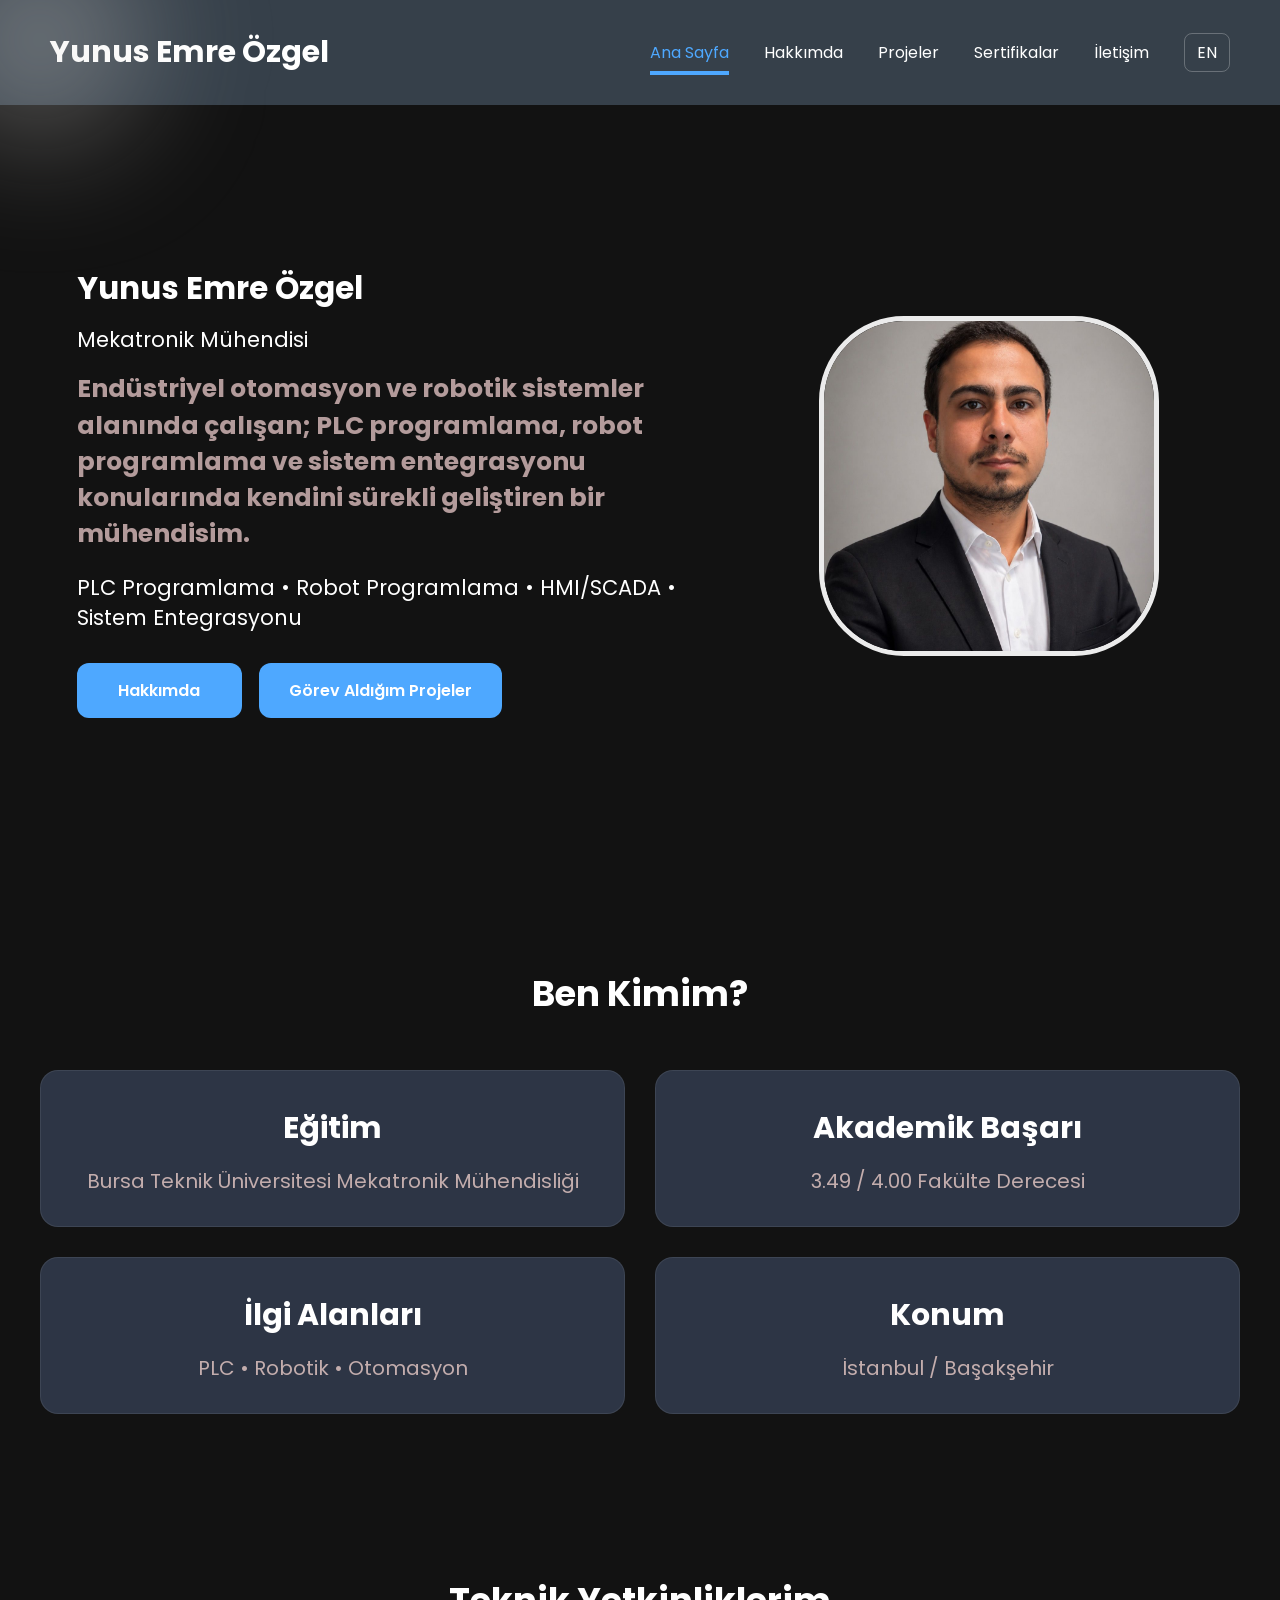
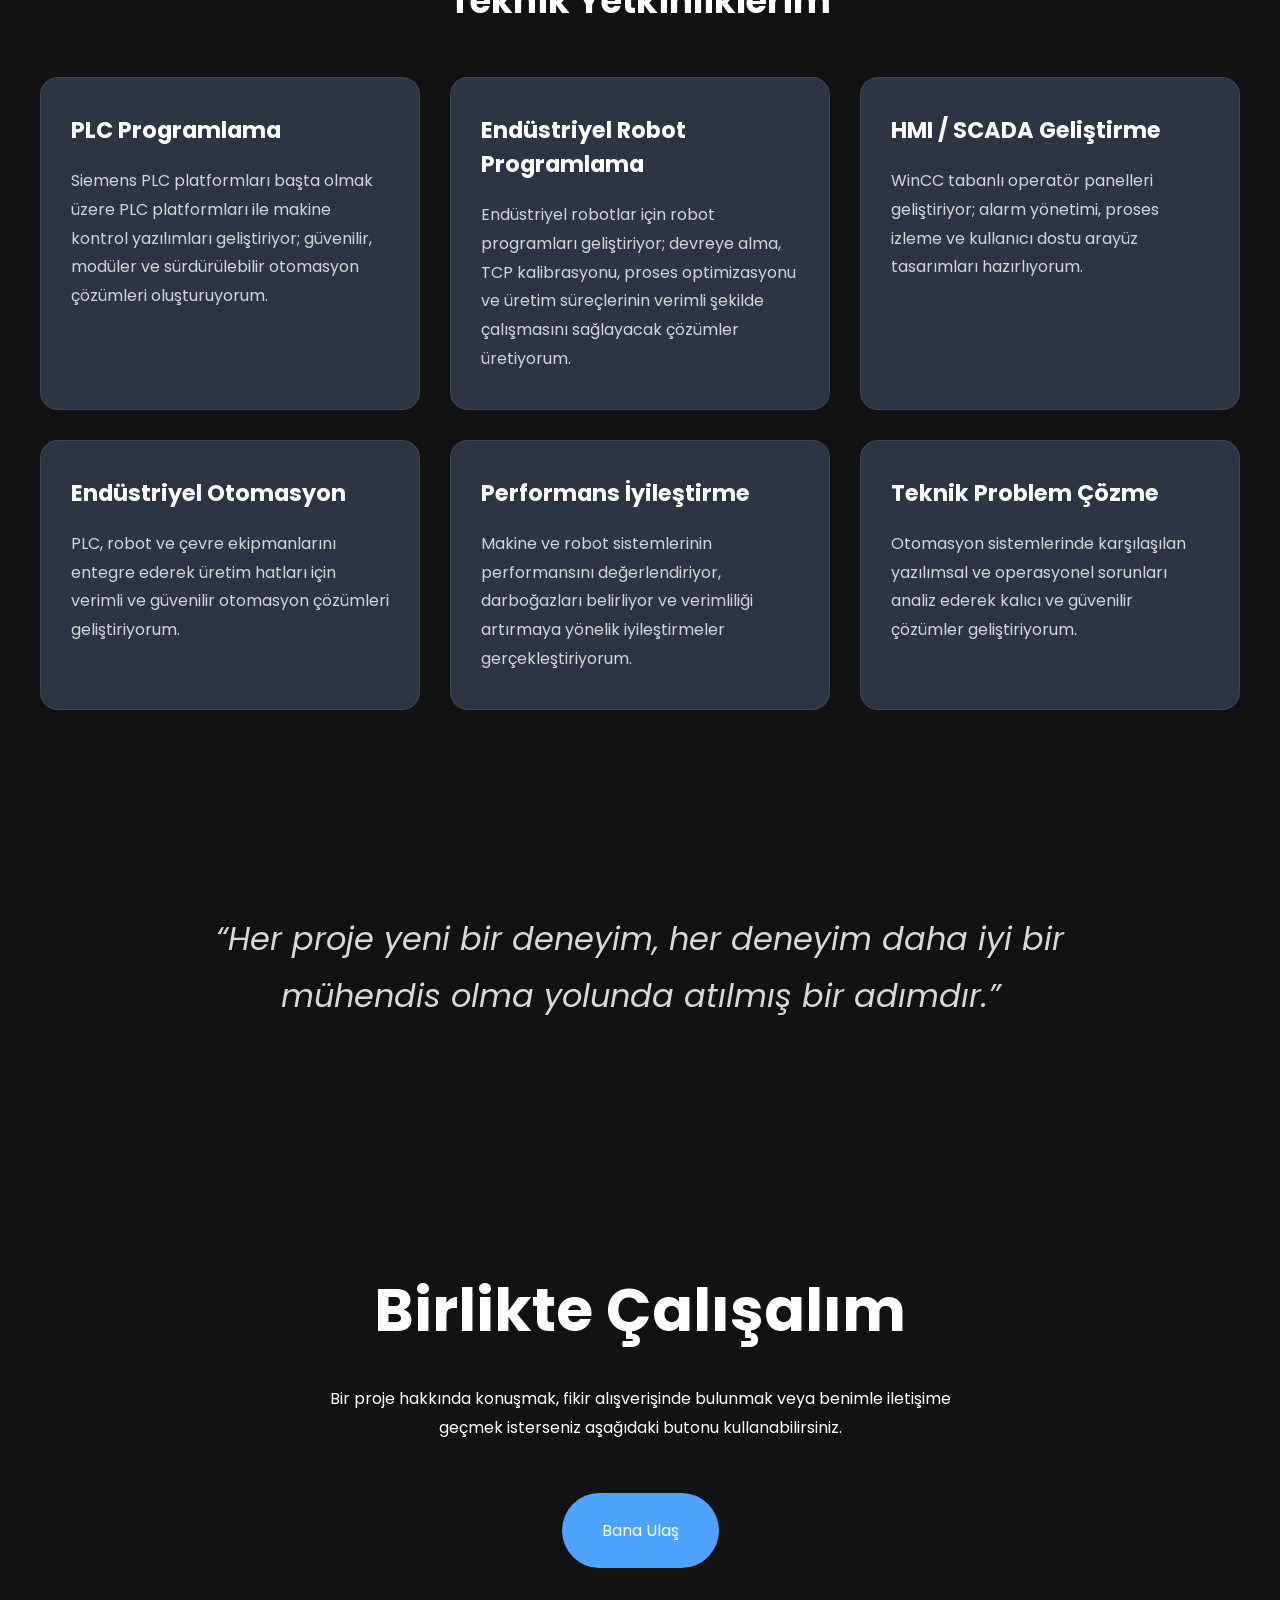
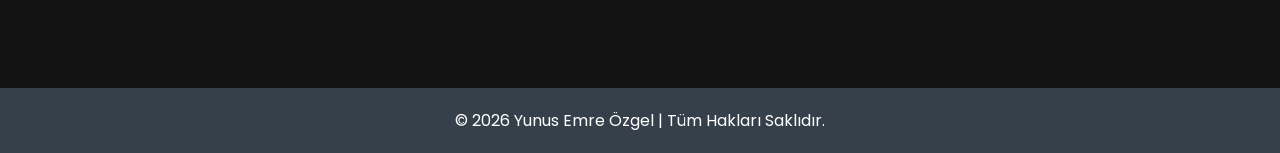
<file: index.html>
<!DOCTYPE html>
<html lang="tr">

<head>
    <!-- ================= META VE SAYFA BİLGİLERİ ================= -->
    <meta charset="UTF-8">
    <meta name="viewport" content="width=device-width, initial-scale=1.0">
    <meta name="description" content="Yunus Emre Özgel - Mekatronik Mühendisi. Endüstriyel otomasyon, PLC programlama, robot programlama ve sistem entegrasyonu projeleri.">
    <link rel="icon" type="image/png" href="images/Favicon.png">
    <title>Yunus Emre Özgel | Portfolyo</title>

    <!-- ================= CSS DOSYASI ================= -->
    <link rel="stylesheet" href="Assets/style.css">

    <!-- ================= GOOGLE FONT ================= -->
    <link href="https://fonts.googleapis.com/css2?family=Poppins:wght@300;400;500;600;700&display=swap" rel="stylesheet">
</head>

<body>
    <!-- ================= MOUSE TAKİP IŞIĞI ================= -->
    <div id="cursor-light"></div>

    <!-- ================= JAVASCRIPT DOSYASI ================= -->
    <script src="Assets/script.js"></script>

    <!-- ================= HEADER ================= -->

<header>
    <a href="index.html" class="logo">Yunus Emre Özgel</a>
    <div class="menu-toggle" onclick="toggleMenu()">
        &#9776;
    </div>
    <nav id="navbar">
        <a href="index.html" class="active-page">Ana Sayfa</a>
        <a href="Pages/Hakkimda.html">Hakkımda</a>
        <a href="Pages/Projeler.html">Projeler</a>
        <a href="Pages/Sertifikalar.html">Sertifikalar</a>
        <a href="Pages/Iletisim.html">İletişim</a>
        <div class="language-switch">
        <a href="En_Pages/index_en.html" class="language-btn active">EN</a>
        </div>
    </nav>
</header>

    <!-- ================= HERO ================= -->

    <section class="hero">
        <div class="hero-left">

            <p class="welcome">
            </p>
            <h1>
             Yunus Emre Özgel
            </h1>
            <p>
            Mekatronik Mühendisi
            </p>
            <h2 class="about">
            Endüstriyel otomasyon ve robotik sistemler alanında çalışan; PLC programlama, robot programlama ve sistem entegrasyonu konularında kendini sürekli geliştiren bir mühendisim.
            </h2>
            <p class="description">
            PLC Programlama • Robot Programlama • HMI/SCADA • Sistem Entegrasyonu
            </p>
            <div class="button-group">
            <a href="Pages/Hakkimda.html" class="hero-button">
            Hakkımda
            </a>
            <a href="Pages/Projeler.html" class="hero-button">
             Görev Aldığım Projeler
            </a>
            </div>
            </div>
            <div class="hero-image">
            <img src="images/Profile1.jpeg" alt="Profil Fotoğrafı">
            </div>
            </section>

<!-- ================= BEN KİMİM ================= -->
<section class="BenKimim section">
    <div class="container">
        <h2>Ben Kimim?</h2>
        <div class="BenKimim-container">
            <div class="BenKimim-card">
                <h3>Eğitim</h3> 
                <p>Bursa Teknik Üniversitesi Mekatronik Mühendisliği
                </p>
            </div>

            <div class="BenKimim-card">
                <h3>Akademik Başarı</h3>
                <p>
                    3.49 / 4.00 Fakülte Derecesi
                </p>
            </div>

            <div class="BenKimim-card">
                <h3>İlgi Alanları</h3>
                <p>
                   PLC • Robotik • Otomasyon
                </p>
            </div>

            <div class="BenKimim-card">
                <h3>Konum</h3>
                <p>
                İstanbul / Başakşehir
                </p>
            </div>
        </div>
    </div>
</section>

<!-- ================= TEKNOLOJİLER ================= -->
<section class="technologies section">
    <div class="container">
        <h2>Teknik Yetkinliklerim</h2>
        <div class="technologies-container">
            <div class="technologies-card">
            <h3>PLC Programlama</h3>
            <p>
            Siemens PLC platformları başta olmak üzere PLC platformları ile makine kontrol yazılımları geliştiriyor; güvenilir, modüler ve sürdürülebilir otomasyon çözümleri oluşturuyorum.
            </p>
            </div>

            <div class="technologies-card">
            <h3>Endüstriyel Robot Programlama</h3>
            <p>
            Endüstriyel robotlar için robot programları geliştiriyor; devreye alma, TCP kalibrasyonu, proses optimizasyonu ve üretim süreçlerinin verimli şekilde çalışmasını sağlayacak çözümler üretiyorum.
            </p>    
            </div>
            
            <div class="technologies-card">
            <h3>HMI / SCADA Geliştirme</h3>
            <p>
             WinCC tabanlı operatör panelleri geliştiriyor; alarm yönetimi, proses izleme ve kullanıcı dostu arayüz tasarımları hazırlıyorum.
            </p>
            </div>
                       
            <div class="technologies-card">
            <h3>Endüstriyel Otomasyon</h3>
            <p>
             PLC, robot ve çevre ekipmanlarını entegre ederek üretim hatları için verimli ve güvenilir otomasyon çözümleri geliştiriyorum.
            </p>
            </div>
                         
            <div class="technologies-card">
            <h3>Performans İyileştirme</h3>
            <p>
            Makine ve robot sistemlerinin performansını değerlendiriyor, darboğazları belirliyor ve verimliliği artırmaya yönelik iyileştirmeler gerçekleştiriyorum.
            </p>
            </div>

            <div class="technologies-card">
            <h3>Teknik Problem Çözme</h3>
            <p>
             Otomasyon sistemlerinde karşılaşılan yazılımsal ve operasyonel sorunları analiz ederek kalıcı ve güvenilir çözümler geliştiriyorum.
            </p>
            </div>
        </div>
    </div>
</section>

<!-- ================= MOTTO ================= -->
<section class="quote section">
    <div class="container">
        <blockquote>
            “Her proje yeni bir deneyim, her deneyim daha iyi bir mühendis olma yolunda atılmış bir adımdır.”
        </blockquote>
    </div>
</section>

<!-- ================= İLETİŞİM ================= -->
<section class="contact section">
    <div class="container">
        <h2>Birlikte Çalışalım</h2>
        <p>
            Bir proje hakkında konuşmak, fikir alışverişinde bulunmak veya
            benimle iletişime geçmek isterseniz aşağıdaki butonu kullanabilirsiniz.
        </p>
        <a href="Pages/Iletisim.html" class="btn">
            Bana Ulaş
        </a>
    </div>
</section>

<!-- ================= FOOTER ================= -->
<footer>
    <div class="container">
        <p>
            © 2026 Yunus Emre Özgel | Tüm Hakları Saklıdır.
        </p>
    </div>
</footer>

</body>

</html>
</file>
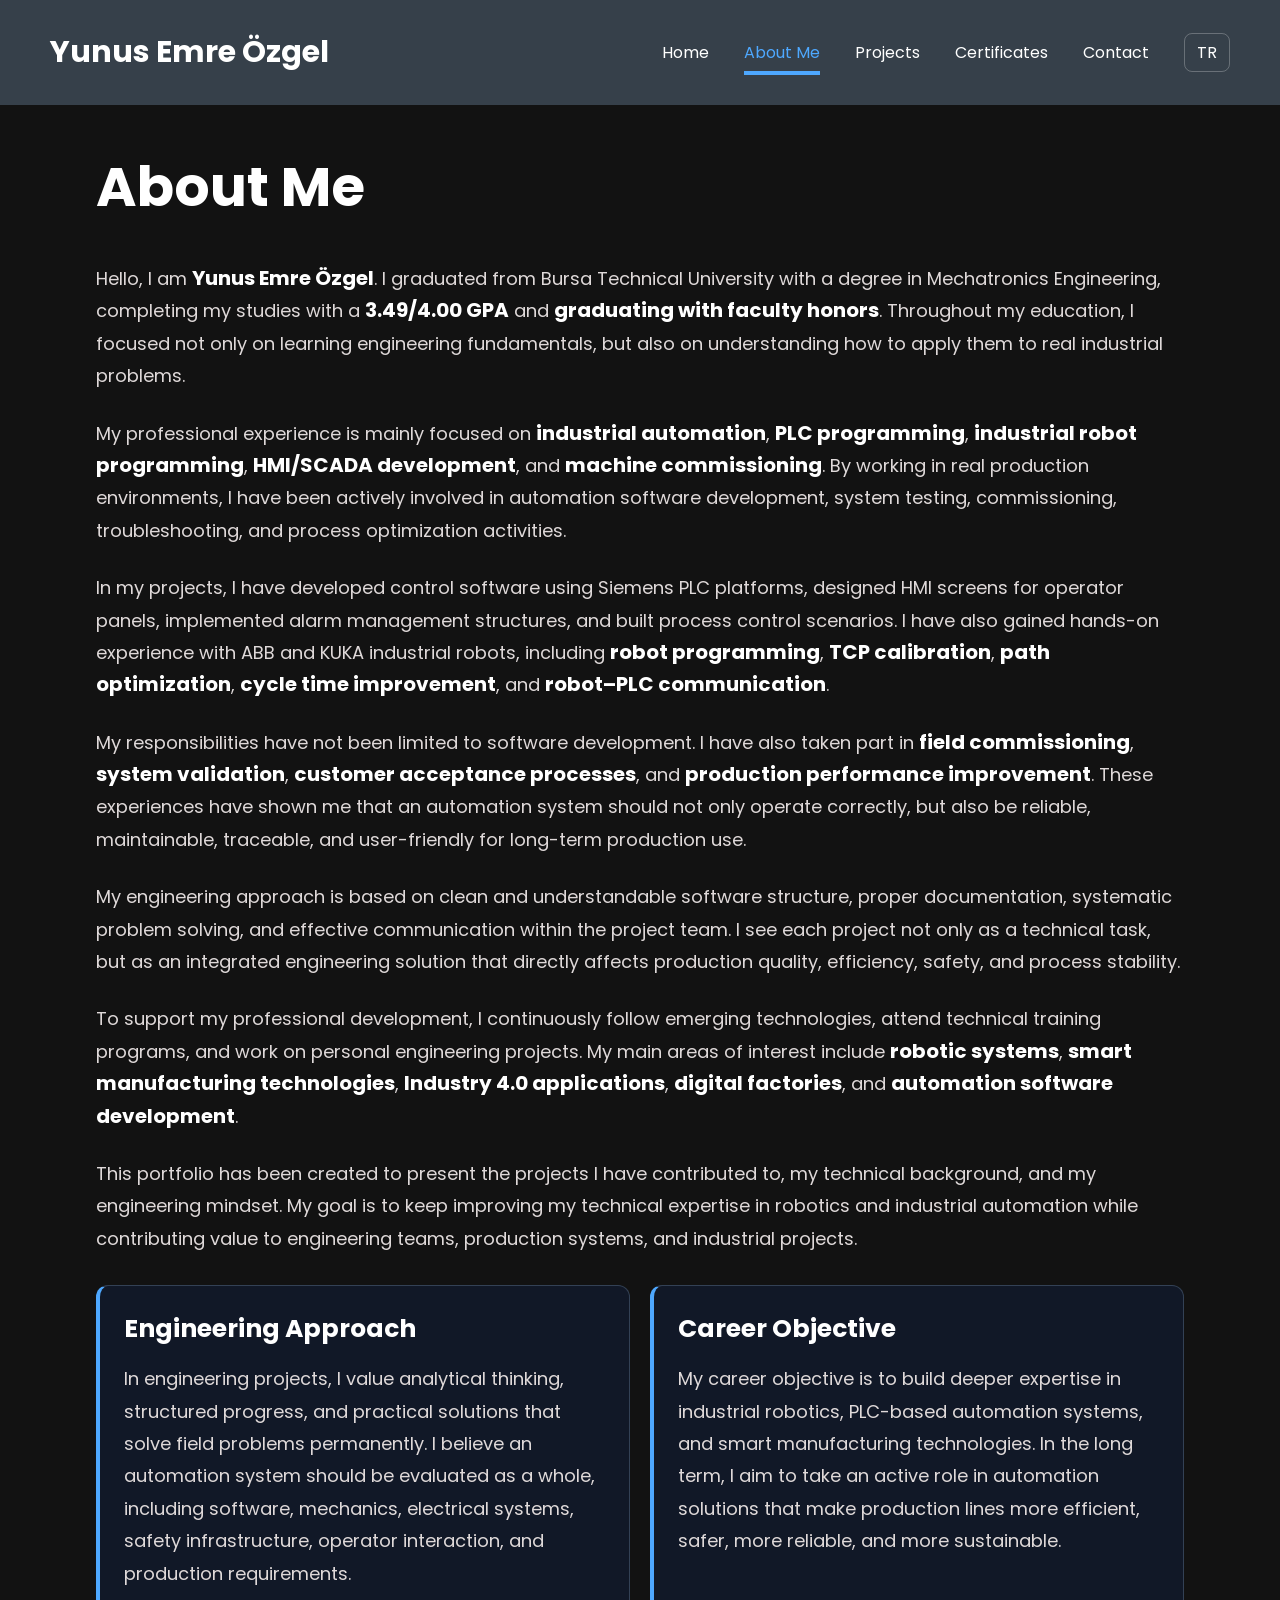
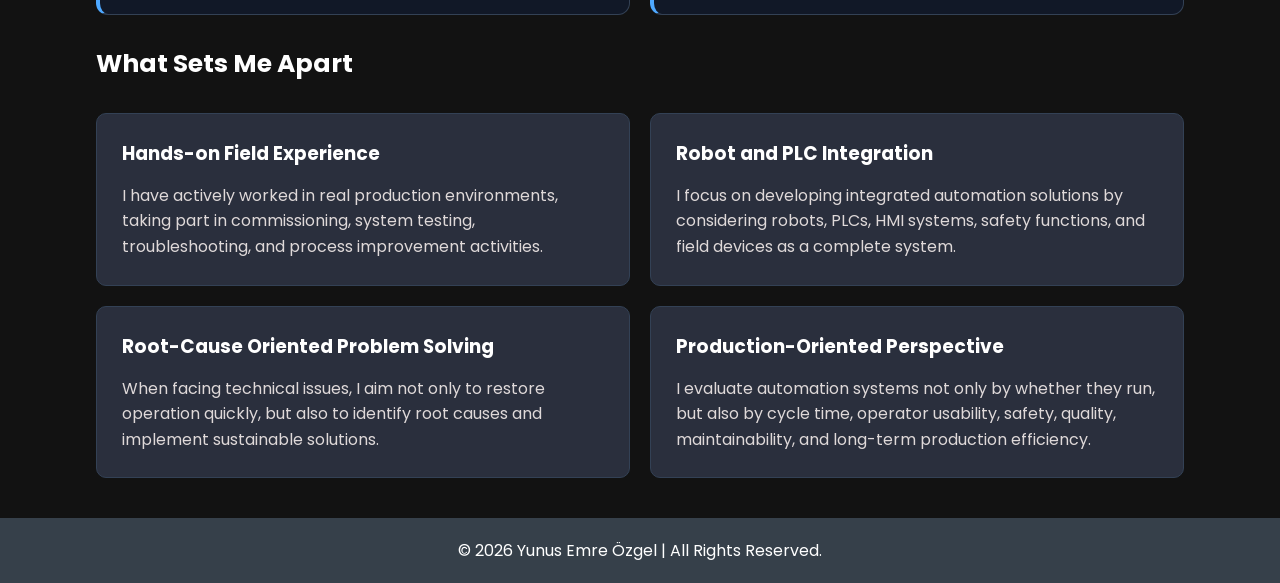
<file: En_Pages/About_Me.html>
<!DOCTYPE html>
<html lang="en">

<head>
    <!-- ================= META AND PAGE INFORMATION ================= -->
    <meta charset="UTF-8">
    <meta name="viewport" content="width=device-width, initial-scale=1.0">
    <meta name="description" content="About Yunus Emre Özgel: Mechatronics Engineer with experience in industrial automation, PLC programming, robotic systems, commissioning, and production-focused engineering projects.">
    <title>About Me | Yunus Emre Özgel</title>
    <link rel="icon" type="image/png" href="../images/Favicon.png">

    <!-- ================= CSS FILE ================= -->
    <link rel="stylesheet" href="../Assets/style.css">

</head>

<body>
     <!-- ================= JAVASCRIPT FILE ================= -->
     <script src="../Assets/script.js"></script>

    <!-- ================= HEADER ================= -->

<header>
    <a href="index_en.html" class="logo">Yunus Emre Özgel</a>
    <div class="menu-toggle" onclick="toggleMenu()">
        &#9776;
    </div>
    <nav id="navbar">
        <a href="index_en.html">Home</a>
        <a href="About_Me.html" class="active-page">About Me</a>
        <a href="Projects.html">Projects</a>
        <a href="Certificates.html">Certificates</a>
        <a href="Contact.html">Contact</a>
        <div class="language-switch">
            <a href="../Pages/Hakkimda.html" class="language-btn active">TR</a>
        </div>
    </nav>
</header>

    <!-- ================= ABOUT ME ================= -->

    <section class="Hakkimdapage">
    <h1>About Me</h1>

        <!-- ================= PERSONAL INTRODUCTION ================= -->
        <p>
        Hello, I am <strong>Yunus Emre Özgel</strong>. I graduated from Bursa Technical University with a degree in Mechatronics Engineering, completing my studies with a <strong>3.49/4.00 GPA</strong> and <strong>graduating with faculty honors</strong>. Throughout my education, I focused not only on learning engineering fundamentals, but also on understanding how to apply them to real industrial problems.
        </p>

        <!-- ================= PROFESSIONAL EXPERIENCE ================= -->
        <p>
        My professional experience is mainly focused on <strong>industrial automation</strong>, <strong>PLC programming</strong>, <strong>industrial robot programming</strong>, <strong>HMI/SCADA development</strong>, and <strong>machine commissioning</strong>. By working in real production environments, I have been actively involved in automation software development, system testing, commissioning, troubleshooting, and process optimization activities.
        </p>

        <!-- ================= TECHNICAL EXPERIENCE SUMMARY ================= -->
        <p>
        In my projects, I have developed control software using Siemens PLC platforms, designed HMI screens for operator panels, implemented alarm management structures, and built process control scenarios. I have also gained hands-on experience with ABB and KUKA industrial robots, including <strong>robot programming</strong>, <strong>TCP calibration</strong>, <strong>path optimization</strong>, <strong>cycle time improvement</strong>, and <strong>robot–PLC communication</strong>.
        </p>

        <!-- ================= FIELD AND COMMISSIONING EXPERIENCE ================= -->
        <p>
        My responsibilities have not been limited to software development. I have also taken part in <strong>field commissioning</strong>, <strong>system validation</strong>, <strong>customer acceptance processes</strong>, and <strong>production performance improvement</strong>. These experiences have shown me that an automation system should not only operate correctly, but also be reliable, maintainable, traceable, and user-friendly for long-term production use.
        </p>

        <!-- ================= ENGINEERING APPROACH ================= -->
        <p>
        My engineering approach is based on clean and understandable software structure, proper documentation, systematic problem solving, and effective communication within the project team. I see each project not only as a technical task, but as an integrated engineering solution that directly affects production quality, efficiency, safety, and process stability.
        </p>

        <!-- ================= PROFESSIONAL DEVELOPMENT ================= -->
        <p>
        To support my professional development, I continuously follow emerging technologies, attend technical training programs, and work on personal engineering projects. My main areas of interest include <strong>robotic systems</strong>, <strong>smart manufacturing technologies</strong>, <strong>Industry 4.0 applications</strong>, <strong>digital factories</strong>, and <strong>automation software development</strong>.
        </p>

        <!-- ================= PORTFOLIO PURPOSE ================= -->
        <p>
        This portfolio has been created to present the projects I have contributed to, my technical background, and my engineering mindset. My goal is to keep improving my technical expertise in robotics and industrial automation while contributing value to engineering teams, production systems, and industrial projects.
        </p>

        <!-- ================= ENGINEERING APPROACH AND CAREER OBJECTIVE ================= -->
        <div class="approach-grid">
            <div class="approach-card">
                <h2>Engineering Approach</h2>
                <p>
                In engineering projects, I value analytical thinking, structured progress, and practical solutions that solve field problems permanently. I believe an automation system should be evaluated as a whole, including software, mechanics, electrical systems, safety infrastructure, operator interaction, and production requirements.
                </p>
            </div>

            <div class="approach-card">
                <h2>Career Objective</h2>
                <p>
                My career objective is to build deeper expertise in industrial robotics, PLC-based automation systems, and smart manufacturing technologies. In the long term, I aim to take an active role in automation solutions that make production lines more efficient, safer, more reliable, and more sustainable.
                </p>
            </div>
        </div>

        <!-- ================= WHAT SETS ME APART ================= -->
        <h2>What Sets Me Apart</h2>

    <div class="skills">

    <div class="skill-card">
        <h3>Hands-on Field Experience</h3>
        <p>I have actively worked in real production environments, taking part in commissioning, system testing, troubleshooting, and process improvement activities.</p>
    </div>

    <div class="skill-card">
        <h3>Robot and PLC Integration</h3>
        <p>I focus on developing integrated automation solutions by considering robots, PLCs, HMI systems, safety functions, and field devices as a complete system.</p>
    </div>

    <div class="skill-card">
        <h3>Root-Cause Oriented Problem Solving</h3>
        <p>When facing technical issues, I aim not only to restore operation quickly, but also to identify root causes and implement sustainable solutions.</p>
    </div>

    <div class="skill-card">
        <h3>Production-Oriented Perspective</h3>
        <p>I evaluate automation systems not only by whether they run, but also by cycle time, operator usability, safety, quality, maintainability, and long-term production efficiency.</p>
    </div>

</div>

</section>

<!-- ================= FOOTER ================= -->
<footer>
    <div class="container">
        <p>
            © 2026 Yunus Emre Özgel | All Rights Reserved.
        </p>
    </div>
</footer>


</body>
</html>
</file>
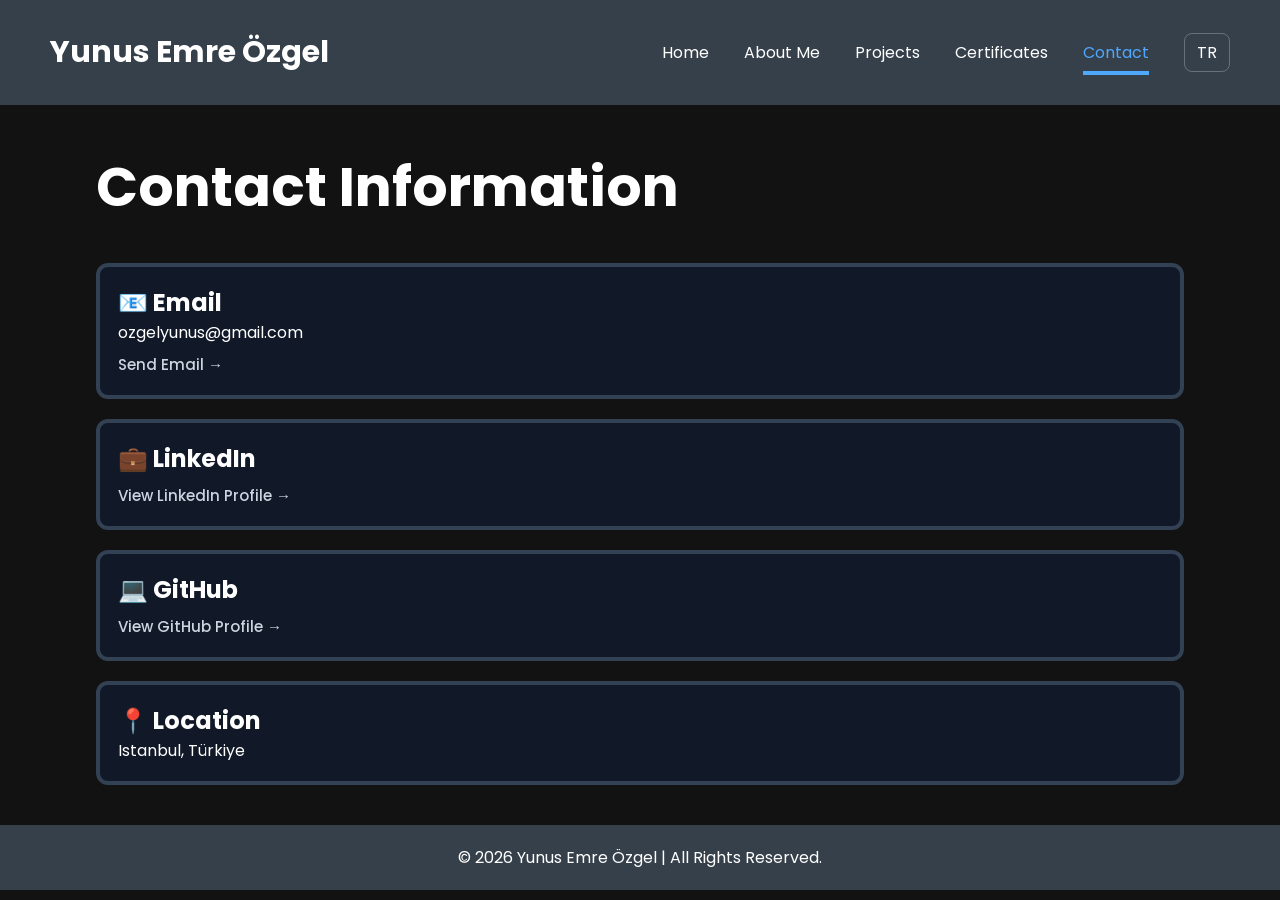
<file: En_Pages/Contact.html>
<!DOCTYPE html>
<html lang="en">

<head>
    <!-- ================= META AND PAGE INFORMATION ================= -->
    <meta charset="UTF-8">
    <meta name="viewport" content="width=device-width, initial-scale=1.0">
    <meta name="description" content="Contact Yunus Emre Özgel through email, LinkedIn, and GitHub for industrial automation, robotic systems, PLC programming, and engineering projects.">
    <link rel="icon" type="image/png" href="../images/Favicon.png">
    <title>Contact | Yunus Emre Özgel</title>

    <!-- ================= CSS FILE ================= -->
    <link rel="stylesheet" href="../Assets/style.css">

</head>

<body>

<!-- ================= JAVASCRIPT FILE ================= -->
<script src="../Assets/script.js"></script>

<!-- ================= HEADER ================= -->

<header>
    <a href="index_en.html" class="logo">Yunus Emre Özgel</a>

    <div class="menu-toggle" onclick="toggleMenu()">
        &#9776;
    </div>

    <nav id="navbar">
        <a href="index_en.html">Home</a>
        <a href="About_Me.html">About Me</a>
        <a href="Projects.html">Projects</a>
        <a href="Certificates.html">Certificates</a>
        <a href="Contact.html" class="active-page">Contact</a>

        <div class="language-switch">
            <a href="../Pages/Iletisim.html" class="language-btn active">TR</a>
        </div>

    </nav>
</header>

<!-- ================= CONTACT ================= -->

<section class="IletisimPage">

    <h1>Contact Information</h1>

    <!-- ================= EMAIL CARD ================= -->
    <div class="contact-card">
        <h2>📧 Email</h2>
        <p>ozgelyunus@gmail.com</p>
        <a href="mailto:ozgelyunus@gmail.com?subject=Portfolio%20Contact" class="contact-link">
            Send Email →
        </a>
    </div>

    <!-- ================= LINKEDIN CARD ================= -->
    <div class="contact-card">
        <h2>💼 LinkedIn</h2>
        <a href="https://www.linkedin.com/in/yunusemre-ozgel/" target="_blank" class="contact-link">
            View LinkedIn Profile →
        </a>
    </div>

    <!-- ================= GITHUB CARD ================= -->
    <div class="contact-card">
        <h2>💻 GitHub</h2>
        <a href="https://github.com/IamYunusEmreOzgel" target="_blank" class="contact-link">
            View GitHub Profile →
        </a>
    </div>

    <!-- ================= LOCATION CARD ================= -->
    <div class="contact-card">
        <h2>📍 Location</h2>
        <p>Istanbul, Türkiye</p>
    </div>

</section>

<!-- ================= FOOTER ================= -->

<footer>
    <div class="container">
        <p>
            © 2026 Yunus Emre Özgel | All Rights Reserved.
        </p>
    </div>
</footer>

</body>
</html>
</file>
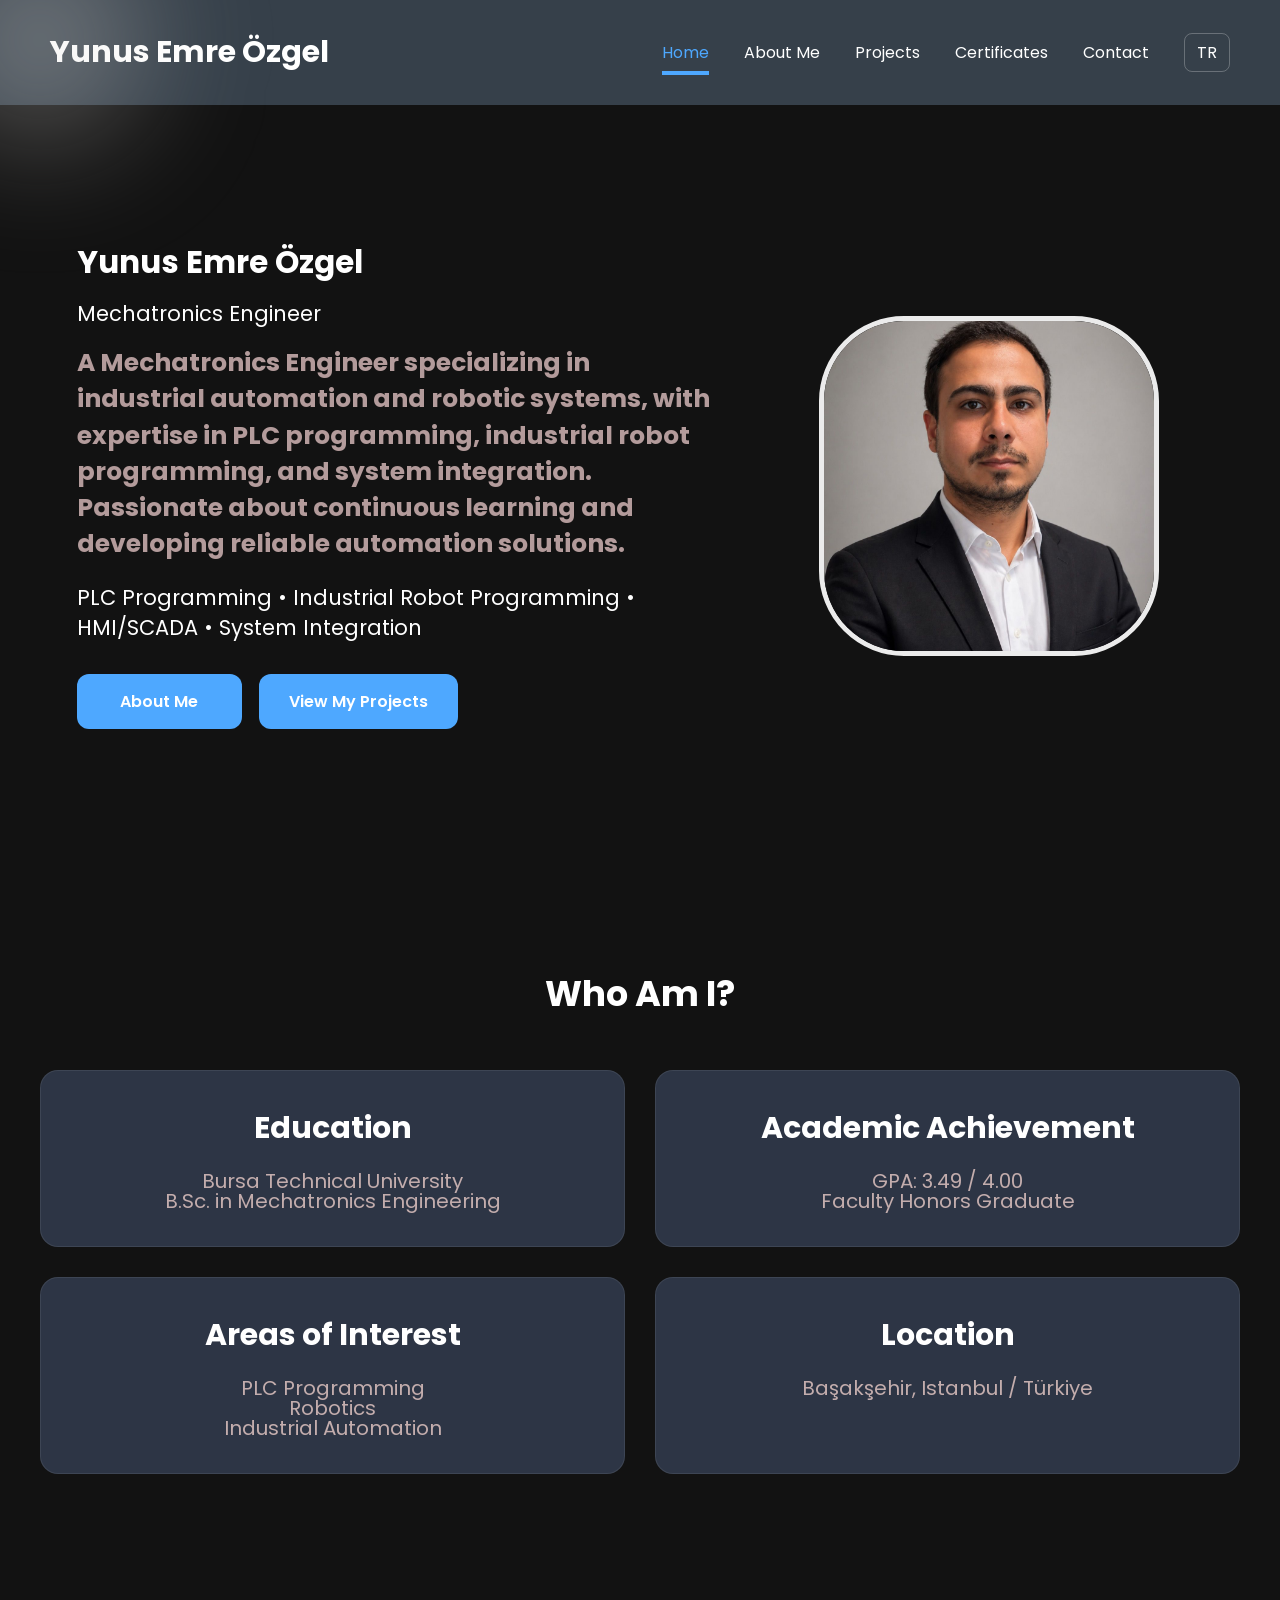
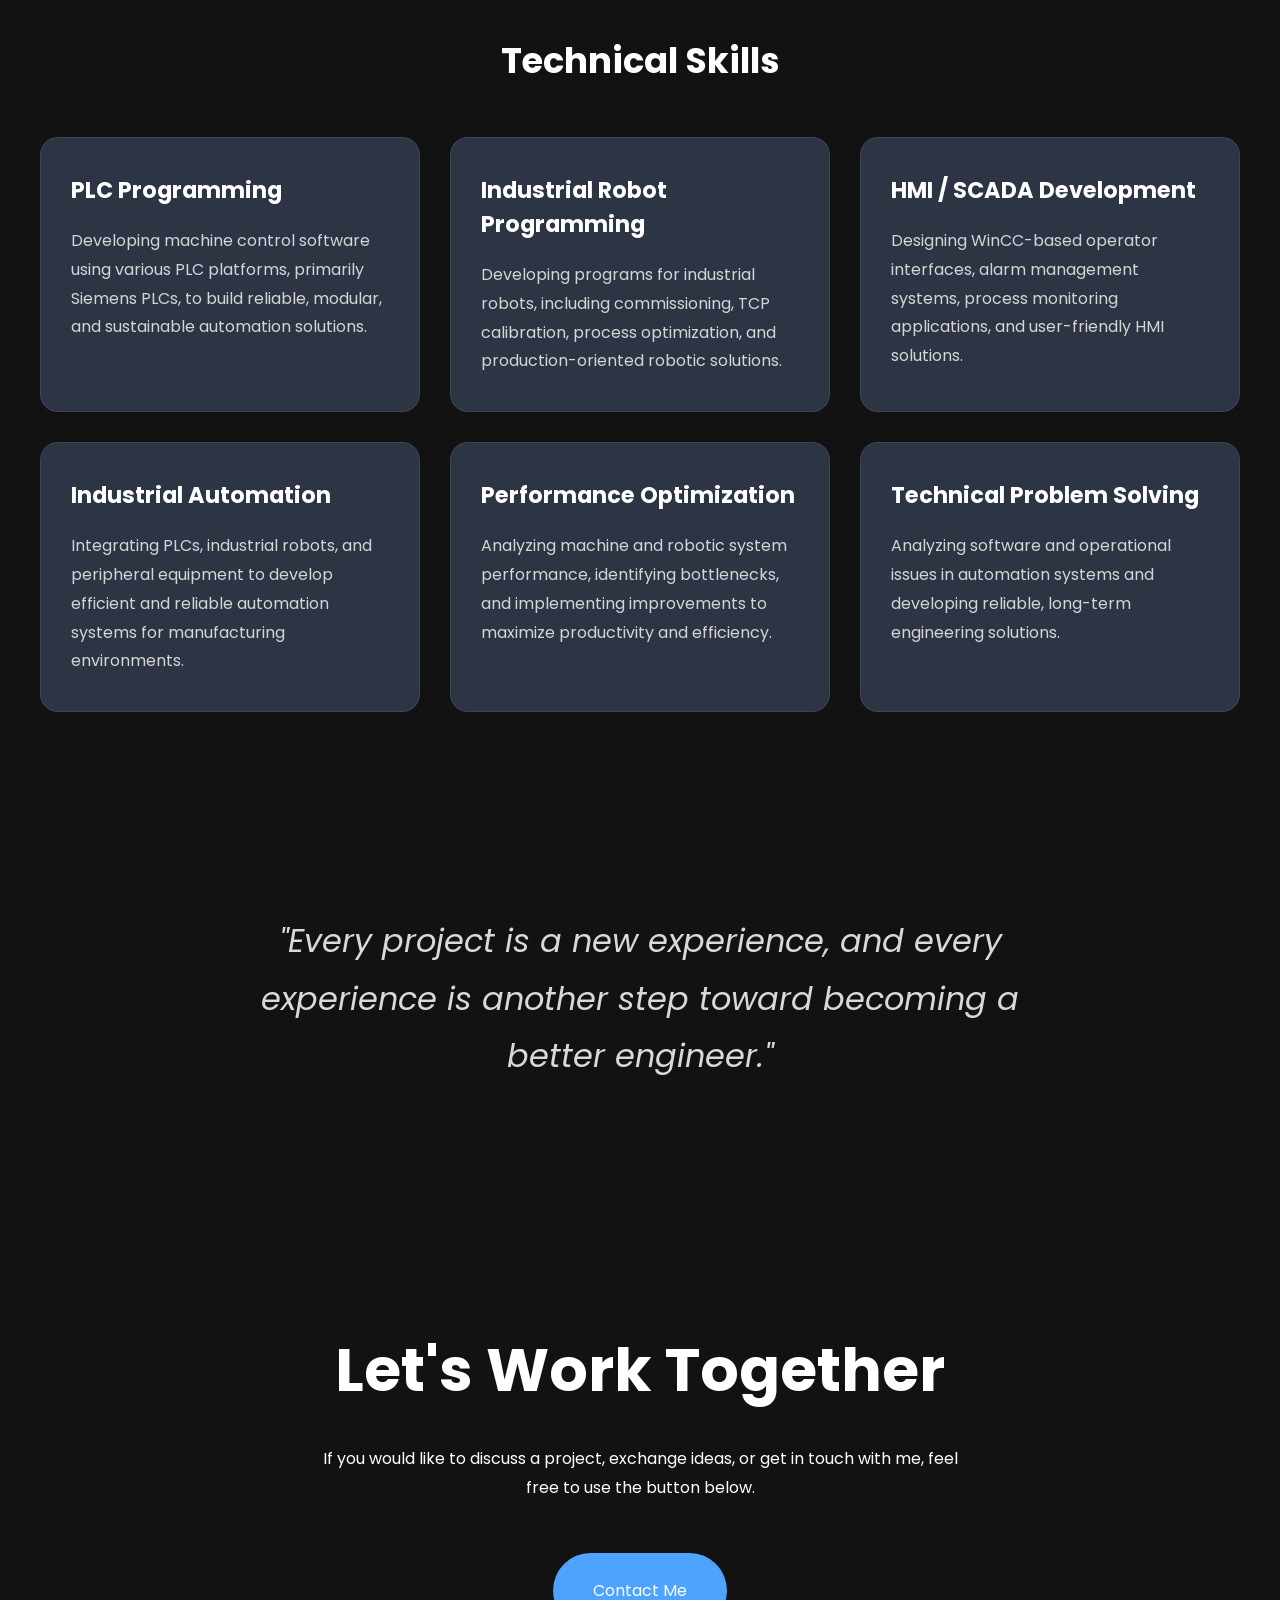
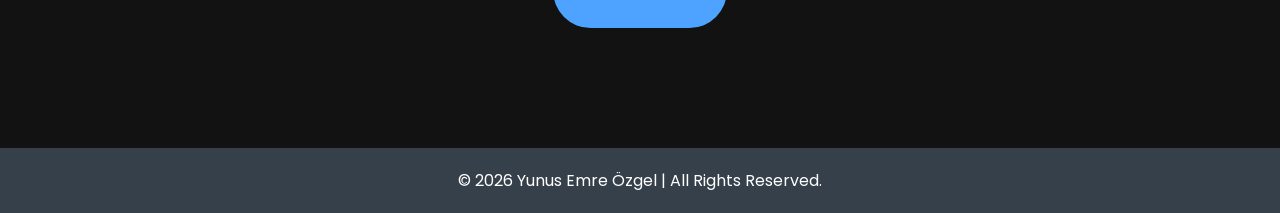
<file: En_Pages/index_en.html>
<!DOCTYPE html>
<html lang="en">

<head>
    <!-- ================= META AND PAGE INFORMATION ================= -->
    <meta charset="UTF-8">
    <meta name="viewport" content="width=device-width, initial-scale=1.0">
    <meta name="description" content="Yunus Emre Özgel - Mechatronics Engineer focused on industrial automation, PLC programming, industrial robot programming, and system integration projects.">
    <link rel="icon" type="image/png" href="../images/Favicon.png">
    <title>Yunus Emre Özgel | Portfolio</title>

    <!-- ================= CSS FILE ================= -->
    <link rel="stylesheet" href="../Assets/style.css">

    <!-- ================= GOOGLE FONT ================= -->
    <link href="https://fonts.googleapis.com/css2?family=Poppins:wght@300;400;500;600;700&display=swap" rel="stylesheet">
</head>

<body>
    <!-- ================= CURSOR LIGHT EFFECT ================= -->
    <div id="cursor-light"></div>

    <!-- ================= JAVASCRIPT FILE ================= -->
    <script src="../Assets/script.js"></script>

    <!-- ================= HEADER ================= -->

<header>
    <a href="index_en.html" class="logo">Yunus Emre Özgel</a>
    <div class="menu-toggle" onclick="toggleMenu()">
        &#9776;
    </div>
    <nav id="navbar">
        <a href="index_en.html" class="active-page">Home</a>
        <a href="About_Me.html">About Me</a>
        <a href="Projects.html">Projects</a>
        <a href="Certificates.html">Certificates</a>
        <a href="Contact.html">Contact</a>
        <div class="language-switch">
            <a href="../index.html" class="language-btn active">TR</a>
        </div>
    </nav>
</header>

 <!-- ================= HERO ================= -->

<section class="hero">
    <div class="hero-left">

        <h1>
            Yunus Emre Özgel
        </h1>

        <p>
            Mechatronics Engineer
        </p>

        <h2 class="about">
            A Mechatronics Engineer specializing in industrial automation and robotic systems, with expertise in PLC programming, industrial robot programming, and system integration. Passionate about continuous learning and developing reliable automation solutions.
        </h2>

        <p class="description">
            PLC Programming • Industrial Robot Programming • HMI/SCADA • System Integration
        </p>

        <div class="button-group">
            <a href="About_Me.html" class="hero-button">
                About Me
            </a>

            <a href="Projects.html" class="hero-button">
                View My Projects
            </a>
        </div>

    </div>

    <div class="hero-image">
        <img src="../images/Profile1.jpeg" alt="Profile Photo">
    </div>

</section>

<!-- ================= WHO AM I ================= -->

<section class="BenKimim section">
    <div class="container">

        <h2>Who Am I?</h2>

        <div class="BenKimim-container">

            <div class="BenKimim-card">
                <h3>Education</h3>
                <p>
                    Bursa Technical University<br>
                    B.Sc. in Mechatronics Engineering
                </p>
            </div>

            <div class="BenKimim-card">
                <h3>Academic Achievement</h3>
                <p>
                    GPA: 3.49 / 4.00<br>
                    Faculty Honors Graduate
                </p>
            </div>

            <div class="BenKimim-card">
                <h3>Areas of Interest</h3>
                <p>
                    PLC Programming<br>
                    Robotics<br>
                    Industrial Automation
                </p>
            </div>

            <div class="BenKimim-card">
                <h3>Location</h3>
                <p>
                    Başakşehir, Istanbul / Türkiye
                </p>
            </div>

        </div>

    </div>
</section>

<!-- ================= TECHNICAL SKILLS ================= -->

<section class="technologies section">
    <div class="container">

        <h2>Technical Skills</h2>

        <div class="technologies-container">

            <div class="technologies-card">
                <h3>PLC Programming</h3>
                <p>
                    Developing machine control software using various PLC platforms, primarily Siemens PLCs, to build reliable, modular, and sustainable automation solutions.
                </p>
            </div>

            <div class="technologies-card">
                <h3>Industrial Robot Programming</h3>
                <p>
                    Developing programs for industrial robots, including commissioning, TCP calibration, process optimization, and production-oriented robotic solutions.
                </p>
            </div>

            <div class="technologies-card">
                <h3>HMI / SCADA Development</h3>
                <p>
                    Designing WinCC-based operator interfaces, alarm management systems, process monitoring applications, and user-friendly HMI solutions.
                </p>
            </div>

            <div class="technologies-card">
                <h3>Industrial Automation</h3>
                <p>
                    Integrating PLCs, industrial robots, and peripheral equipment to develop efficient and reliable automation systems for manufacturing environments.
                </p>
            </div>

            <div class="technologies-card">
                <h3>Performance Optimization</h3>
                <p>
                    Analyzing machine and robotic system performance, identifying bottlenecks, and implementing improvements to maximize productivity and efficiency.
                </p>
            </div>

            <div class="technologies-card">
                <h3>Technical Problem Solving</h3>
                <p>
                    Analyzing software and operational issues in automation systems and developing reliable, long-term engineering solutions.
                </p>
            </div>

        </div>

    </div>
</section>

<!-- ================= MOTTO ================= -->

<section class="quote section">
    <div class="container">
        <blockquote>
            "Every project is a new experience, and every experience is another step toward becoming a better engineer."
        </blockquote>
    </div>
</section>

<!-- ================= CONTACT ================= -->

<section class="contact section">
    <div class="container">

        <h2>Let's Work Together</h2>

        <p>
            If you would like to discuss a project, exchange ideas,
            or get in touch with me, feel free to use the button below.
        </p>

        <a href="Contact.html" class="btn">
            Contact Me
        </a>

    </div>
</section>

<!-- ================= FOOTER ================= -->

<footer>
    <div class="container">
        <p>
            © 2026 Yunus Emre Özgel | All Rights Reserved.
        </p>
    </div>
</footer>

</body>
</html>
</file>
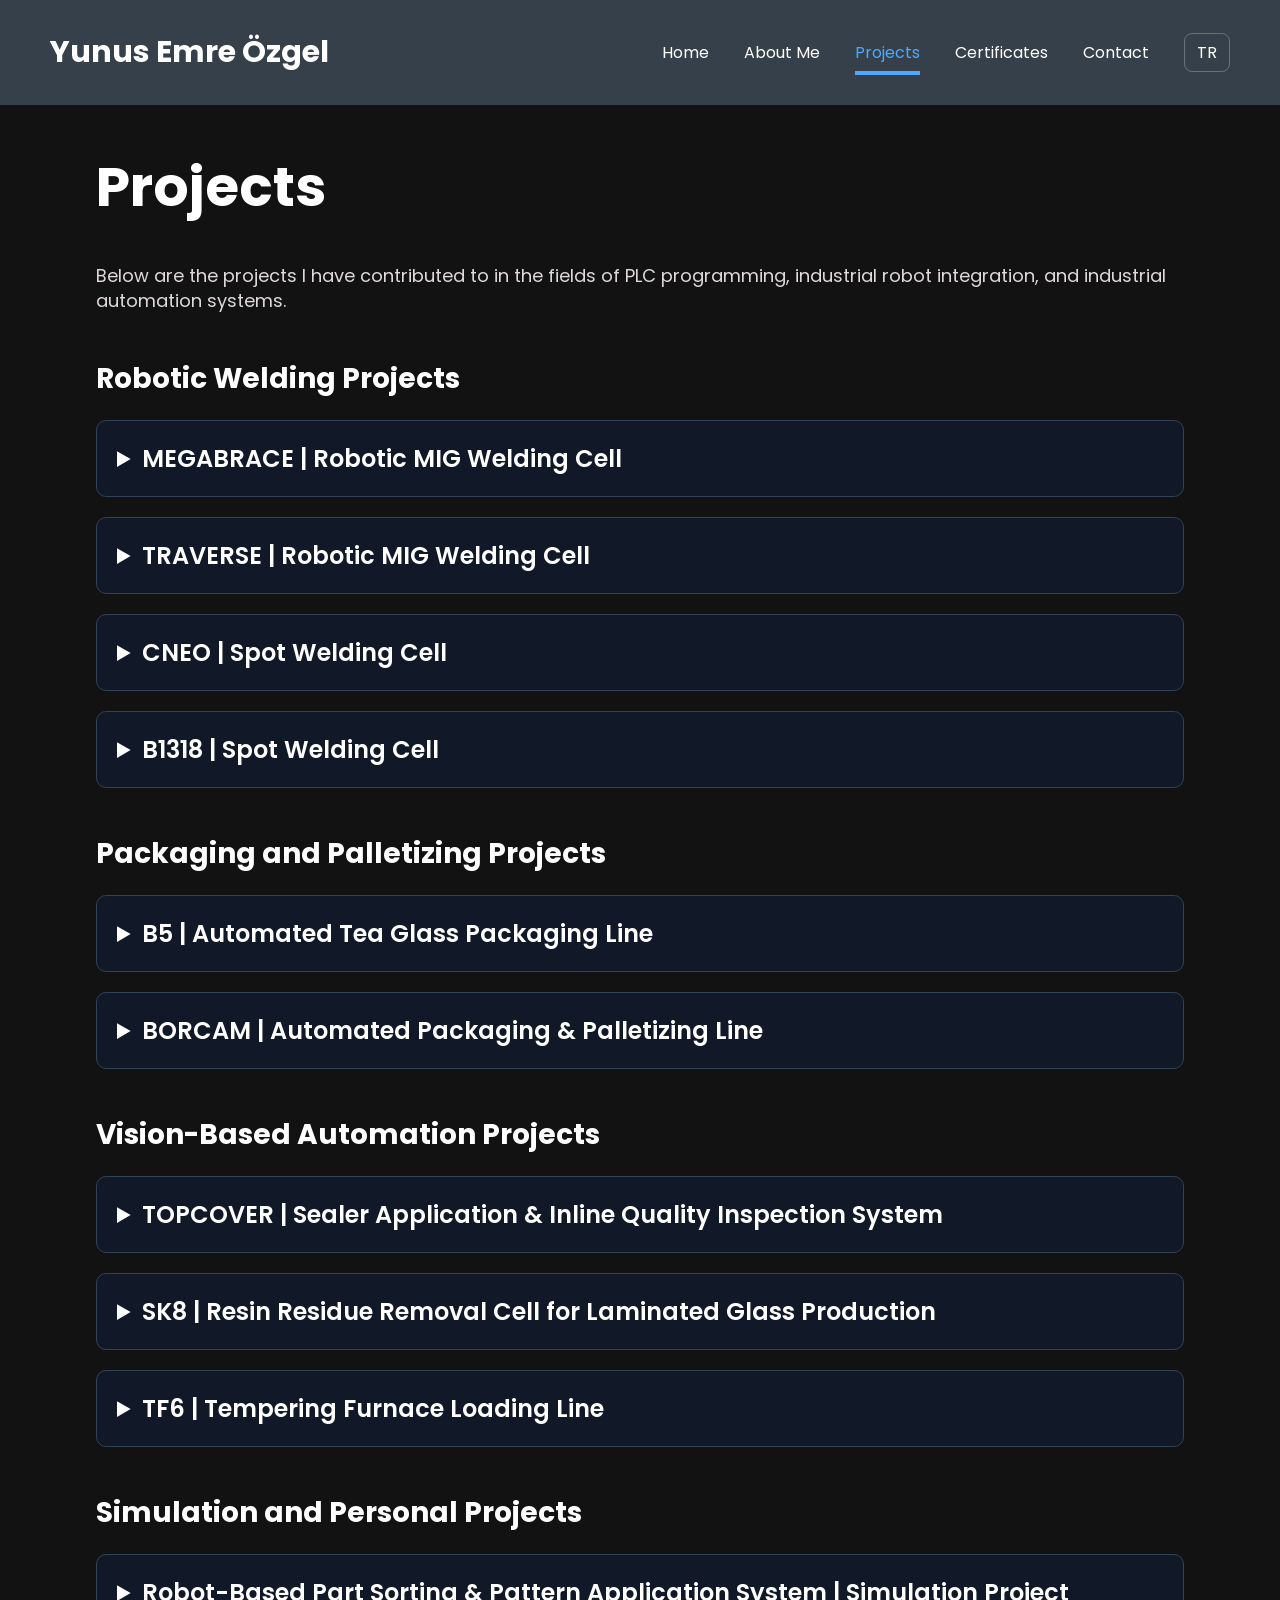
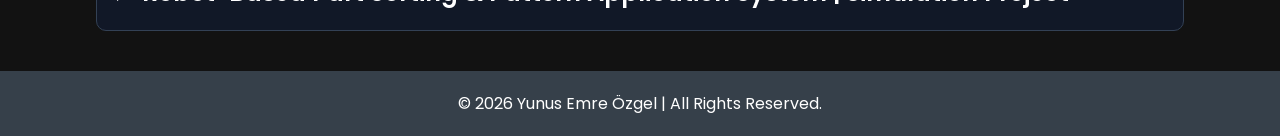
<file: En_Pages/Projects.html>
<!DOCTYPE html>
<html lang="en">

<head>
    <!-- ================= META AND PAGE INFORMATION ================= -->
    <meta charset="UTF-8">
    <meta name="viewport" content="width=device-width, initial-scale=1.0">
    <meta name="description" content="Industrial automation, PLC programming, robotic welding, packaging, vision, and simulation projects contributed to by Yunus Emre Özgel.">
    <title>Projects | Yunus Emre Özgel</title>
    <link rel="icon" type="image/png" href="../images/Favicon.png">

    <!-- ================= CSS FILE ================= -->
    <link rel="stylesheet" href="../Assets/style.css">
</head>

<body>
    <!-- ================= JAVASCRIPT FILE ================= -->
    <script src="../Assets/script.js"></script>

    <!-- ================= HEADER ================= -->
    <header>
        <a href="index_en.html" class="logo">Yunus Emre Özgel</a>
        <div class="menu-toggle" onclick="toggleMenu()">&#9776;</div>
        <nav id="navbar">
            <a href="index_en.html">Home</a>
            <a href="About_Me.html">About Me</a>
            <a href="Projects.html" class="active-page">Projects</a>
            <a href="Certificates.html">Certificates</a>
            <a href="Contact.html">Contact</a>
            <div class="language-switch">
                <a href="../Pages/Projeler.html" class="language-btn active">TR</a>
            </div>
        </nav>
    </header>

    <!-- ================= PROJECTS ================= -->
    <section class="ProjelerPage">
        <h1>Projects</h1>

        <!-- ================= PROJECT PAGE INTRODUCTION ================= -->
        <p class="projects-text">
            Below are the projects I have contributed to in the fields of PLC programming,
            industrial robot integration, and industrial automation systems.
        </p>

        <!-- ================= PROJECT LIST ================= -->
        <section class="projects">

            <!-- ================= ROBOTIC WELDING PROJECTS ================= -->
            <div class="project-category">
                <h2>Robotic Welding Projects</h2>
            </div>

            <!-- ================= MEGABRACE PROJECT ================= -->
            <details class="project">
                <summary>MEGABRACE | Robotic MIG Welding Cell</summary>
                <p>A multi-robot MIG welding cell consisting of three KUKA robots and three fixtures mounted on an H-type positioner was developed. The system automatically performs welding operations on components containing approximately 230 weld points. The dual-axis positioner is controlled directly by the robots, enabling synchronized robot-axis motion. Collision avoidance algorithms were implemented to coordinate robot movements safely. Welding sequences were optimized, reducing the total cycle time to 720 seconds. Stable and repeatable welding performance was achieved using a Fronius TPS/i power source operating in PMC and CMT welding modes.</p>
                <h2>My Responsibilities</h2>
                <div class="tech-list">
                    <span>Development of robot programs</span>
                    <span>Development of H-type positioner motion sequences</span>
                    <span>Development of robot synchronization and collision avoidance algorithms</span>
                    <span>Optimization of welding sequences to reduce cycle time</span>
                    <span>System commissioning, testing, and process optimization</span>
                </div>
            </details>

            <!-- ================= TRAVERSE PROJECT ================= -->
            <details class="project">
                <summary>TRAVERSE | Robotic MIG Welding Cell</summary>
                <p>A fully automated MIG welding cell equipped with two fixtures and one ABB industrial robot was developed. The system performs 32 welding operations automatically using a Fronius TPS/i welding power source. Weaving welding techniques were applied to improve weld quality, while TCP calibration was carried out using the ABB BullsEye system to achieve high welding accuracy. Robot programs, PLC software, HMI screens, and alarm management functions were developed. Welding parameters and cycle time were optimized to ensure a stable and efficient production process.</p>
                <h2>My Responsibilities</h2>
                <div class="tech-list">
                    <span>Development of ABB robot programs</span>
                    <span>Implementation of weaving welding applications</span>
                    <span>TCP calibration using ABB BullsEye</span>
                    <span>Development of HMI screens and alarm management</span>
                </div>
            </details>

            <!-- ================= CNEO PROJECT ================= -->
            <details class="project">
                <summary>CNEO | Spot Welding Cell</summary>
                <p>A fully automated spot welding system consisting of two production cells, seven fixtures, and two ABB industrial robots was developed. The robots perform welding operations using ARO welding guns, while weld control is provided through WTC Weld Timers. The system contains more than 80 welding points. The safety architecture was implemented using light curtains together with Safety Zone communication between the PLC and the robots. PLC software and safety configuration were developed, and welding parameters were optimized to ensure a stable and reliable production process.</p>
                <h2>My Responsibilities</h2>
                <div class="tech-list">
                    <span>Development of safety configuration</span>
                    <span>Development of ABB robot programs</span>
                    <span>Development of fixture operating sequences</span>
                    <span>Integration of WTC Weld Timer</span>
                    <span>System testing and process optimization</span>
                </div>
            </details>

            <!-- ================= B1318 PROJECT ================= -->
            <details class="project">
                <summary>B1318 | Spot Welding Cell</summary>
                <p>A fully automated spot welding cell consisting of a single fixture and one ABB industrial robot was developed. The system performs 11 spot welds automatically using an ARO welding gun. Welding control is managed by a Bosch Weld Timer, while robot and fixture operation sequences were designed to match the production workflow. HMI screens for alarm management and production monitoring were also developed.</p>
                <h2>My Responsibilities</h2>
                <div class="tech-list">
                    <span>Development of ABB robot programs</span>
                    <span>Creation of fixture operating sequences</span>
                    <span>Integration of Bosch Weld Timer</span>
                    <span>Design of production counter and cycle monitoring screens</span>
                    <span>Cycle time optimization and system testing</span>
                </div>
            </details>

            <!-- ================= PACKAGING AND PALLETIZING PROJECTS ================= -->
            <div class="project-category">
                <h2>Packaging and Palletizing Projects</h2>
            </div>

            <!-- ================= B5 PROJECT ================= -->
            <details class="project">
                <summary>B5 | Automated Tea Glass Packaging Line</summary>
                <p>A fully automated robotic packaging and cartoning system was developed for integration at the end of a tea glass production line. The system supports three different packaging types—window boxes, pastry boxes, and gift boxes—automatically sorting products, assembling cartons, and packaging them safely. After packaging, the products are automatically transferred into shipping cartons.</p>
                <h2>My Responsibilities</h2>
                <div class="tech-list">
                    <span>Development of PLC control algorithms</span>
                    <span>Creation of robot motion sequences</span>
                    <span>Design of recipe-based packaging management</span>
                    <span>Synchronization of conveyors and robots</span>
                    <span>Development of a buffer system to prevent product accumulation</span>
                </div>
            </details>

            <!-- ================= BORCAM PROJECT ================= -->
            <details class="project">
                <summary>BORCAM | Automated Packaging & Palletizing Line</summary>
                <p>A fully automated two-cell packaging and palletizing system was developed for Borcam glass products of various sizes, heights, and diameters coming directly from the furnace. The system features recipe-based product management and stacks products using a servo-controlled transfer system and elevator mechanism with separator sheets. The stacked products are automatically boxed by a robotic packaging station and palletized in the second cell according to predefined pallet patterns.</p>
                <h2>My Responsibilities</h2>
                <div class="tech-list">
                    <span>Development of robot programs</span>
                    <span>Design of recipe-based product management</span>
                    <span>Development of stacking and separator paper control sequences</span>
                    <span>Implementation of product flow balancing algorithms</span>
                    <span>System commissioning, testing, and process optimization</span>
                </div>
            </details>

            <!-- ================= VISION-BASED AUTOMATION PROJECTS ================= -->
            <div class="project-category">
                <h2>Vision-Based Automation Projects</h2>
            </div>

            <!-- ================= TOPCOVER PROJECT ================= -->
            <details class="project">
                <summary>TOPCOVER | Sealer Application & Inline Quality Inspection System</summary>
                <p>A dual-cell fully automated sealer application and inline quality inspection system was developed for battery cover components used in two different vehicle models. Each cell consists of four robots and two custom-designed fixtures. While one robot transfers the part, another simultaneously performs camera-guided precision sealant application. This parallel operation minimizes robot idle time, optimizes cycle time, and ensures uninterrupted production. Following sealant application, each component undergoes 100% inspection for thickness, width, and depth using a vision-based measurement station. Measurement data is processed by a Siemens PLC, automatically reported with date and time information, and archived in Microsoft Word format, providing full production traceability and quality assurance.</p>
                <h2>My Responsibilities</h2>
                <div class="tech-list">
                    <span>Robot system integration</span>
                    <span>Development of parallel robot operation and synchronization algorithms</span>
                    <span>Cycle time optimization and production performance improvement</span>
                </div>
            </details>

            <!-- ================= SK8 PROJECT ================= -->
            <details class="project">
                <summary>SK8 | Resin Residue Removal Cell for Laminated Glass Production</summary>
                <p>A fully automated robotic cleaning cell was developed to remove resin residues remaining on laminated glass surfaces after production. The system consists of a glass handling robot, a vision system for bracket presence detection, an ISRA Vision inspection system for optical defect detection, and two trimming robots responsible for surface cleaning. Robot trajectories are generated dynamically according to the detected optical defects, while bracket presence verification prevents defective products from proceeding through the production line. Robot programs were developed, and trimming paths were optimized to improve cleaning quality and process stability.</p>
                <h2>My Responsibilities</h2>
                <div class="tech-list">
                    <span>Development of robot programs</span>
                    <span>Optimization of the bracket presence vision system</span>
                    <span>Development of trimming robot operating sequences</span>
                    <span>Optimization of robot trajectories and process parameters</span>
                    <span>System testing, commissioning, and cycle time optimization</span>
                </div>
            </details>

            <!-- ================= TF6 PROJECT ================= -->
            <details class="project">
                <summary>TF6 | Tempering Furnace Loading Line</summary>
                <p>A fully automated loading system utilizing three KUKA industrial robots was developed to feed palletized glass panels of different models into a tempering furnace. Product logo verification was performed using a vision system, while angle and position corrections were achieved with a servo-driven Cartesian positioning table. Based on camera data, robot pick-and-place positions were calculated dynamically. Multi-robot coordination and servo-robot synchronization ensured safe and efficient system operation, while cycle time improvements increased overall production performance.</p>
                <h2>My Responsibilities</h2>
                <div class="tech-list">
                    <span>Development of KUKA robot programs</span>
                    <span>Implementation of dynamic position calculations based on vision data</span>
                    <span>Development of multi-robot coordination algorithms</span>
                    <span>Cycle time optimization and system performance improvement</span>
                    <span>System testing, commissioning, and cycle time optimization</span>
                </div>
            </details>

            <!-- ================= SIMULATION AND PERSONAL PROJECTS ================= -->
            <div class="project-category">
                <h2>Simulation and Personal Projects</h2>
            </div>

            <!-- ================= ROBOT-BASED SIMULATION PROJECT ================= -->
            <details class="project">
                <summary>Robot-Based Part Sorting & Pattern Application System | Simulation Project</summary>
                <p>A simulation project was developed in which incoming parts on a conveyor are automatically measured and inspected. Parts within the specified tolerance range receive an automatic pattern application by a Mitsubishi Electric robot, while non-conforming parts are automatically diverted to a scrap bin. The system was designed with conveyor tracking technology, enabling synchronized operation on moving products. A control algorithm was implemented to stop production when ten rejected parts accumulate in the scrap bin and safely resume operation after operator intervention. Robot programs were developed using MELFA BASIC, robot–conveyor communication and I/O integration were completed, and the system was validated in RT ToolBox3. The overall cycle time was optimized to 21 seconds.</p>
                <h2>My Responsibilities</h2>
                <div class="tech-list">
                    <span>Development of MELFA BASIC robot programs</span>
                    <span>Creation of the conveyor tracking scenario</span>
                    <span>Development of measurement control and scrap sorting algorithms</span>
                    <span>Simulation validation in RT ToolBox3</span>
                </div>
            </details>
        </section>
    </section>

    <!-- ================= FOOTER ================= -->
    <footer>
        <div class="container">
            <p>© 2026 Yunus Emre Özgel | All Rights Reserved.</p>
        </div>
    </footer>
</body>
</html>
</file>
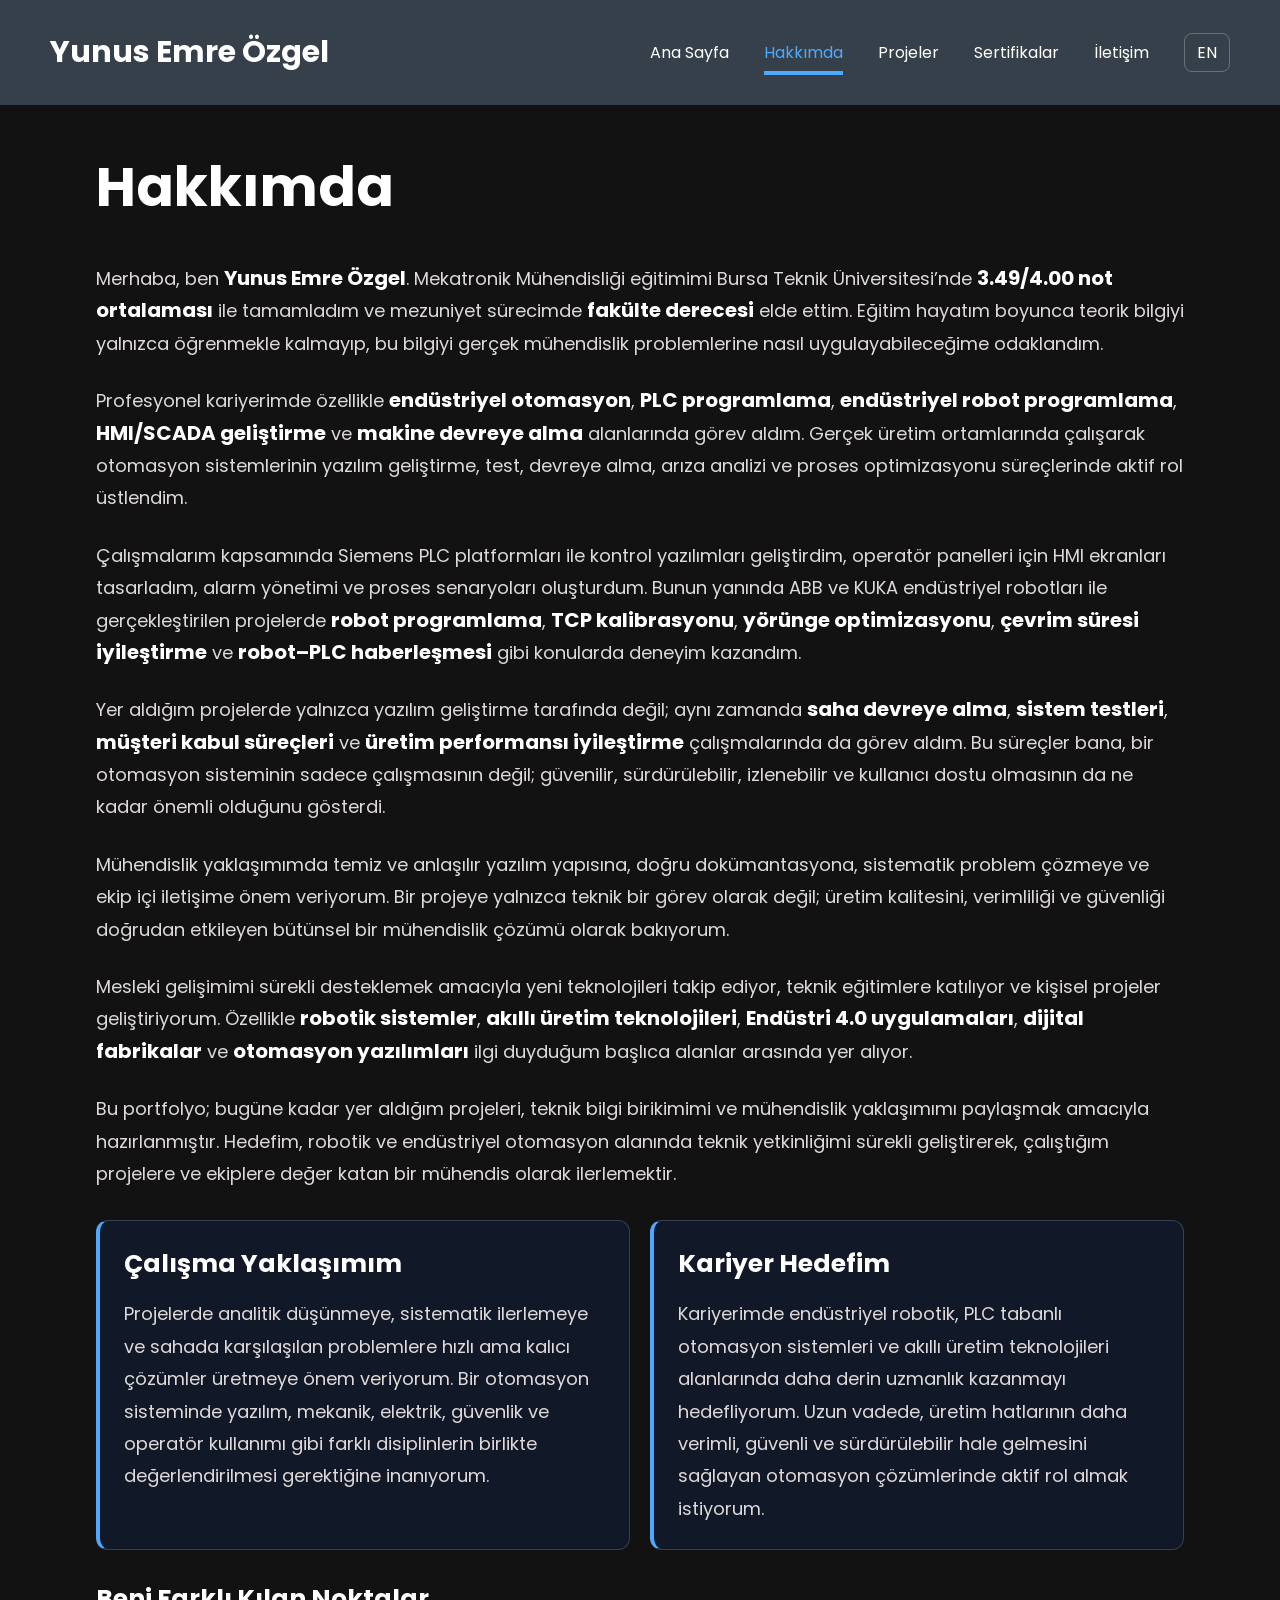
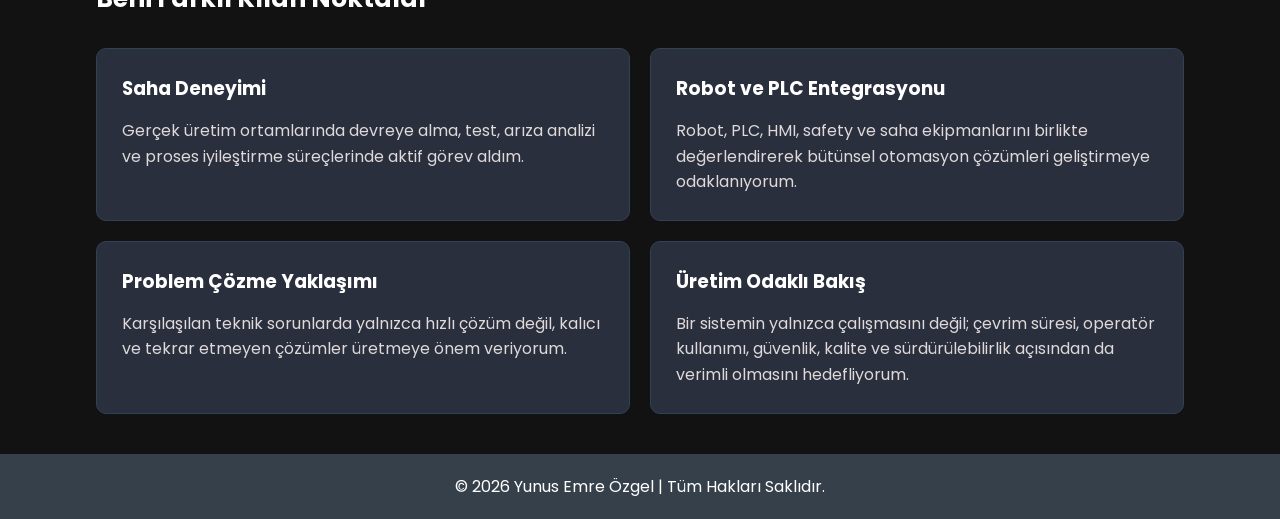
<file: Pages/Hakkimda.html>
<!DOCTYPE html>
<html lang="tr">

<head>
    <!-- ================= META VE SAYFA BİLGİLERİ ================= -->
    <meta charset="UTF-8">
    <meta name="viewport" content="width=device-width, initial-scale=1.0">
    <meta name="description" content="Yunus Emre Özgel hakkında bilgiler: mekatronik mühendisliği, endüstriyel otomasyon, PLC programlama, robot programlama ve saha devreye alma deneyimi.">
    <title>Hakkımda | Yunus Emre Özgel</title>
    <link rel="icon" type="image/png" href="../images/Favicon.png">

    <!-- ================= CSS DOSYASI ================= -->
    <link rel="stylesheet" href="../Assets/style.css">

</head>

<body>
     <!-- ================= JAVASCRIPT DOSYASI ================= -->
     <script src="../Assets/script.js"></script>

    <!-- ================= HEADER ================= -->

<header>
    <a href="../index.html" class="logo">Yunus Emre Özgel</a>
    <div class="menu-toggle" onclick="toggleMenu()">
        &#9776;
    </div>
    <nav id="navbar">
        <a href="../index.html">Ana Sayfa</a>
        <a href="Hakkimda.html" class="active-page">Hakkımda</a>
        <a href="Projeler.html">Projeler</a>
        <a href="Sertifikalar.html">Sertifikalar</a>
        <a href="Iletisim.html">İletişim</a>
        <div class="language-switch">
         <a href="../En_Pages/About_Me.html" class="language-btn active">EN</a>
        </div>
    </nav>
</header>

    <!-- ================= HAKKIMDA ================= -->

    <section class="Hakkimdapage">
    <h1>Hakkımda</h1>

        <!-- ================= KİŞİSEL TANITIM ================= -->
        <p>
        Merhaba, ben <strong>Yunus Emre Özgel</strong>. Mekatronik Mühendisliği eğitimimi Bursa Teknik Üniversitesi’nde <strong>3.49/4.00 not ortalaması</strong> ile tamamladım ve mezuniyet sürecimde <strong>fakülte derecesi</strong> elde ettim. Eğitim hayatım boyunca teorik bilgiyi yalnızca öğrenmekle kalmayıp, bu bilgiyi gerçek mühendislik problemlerine nasıl uygulayabileceğime odaklandım.
        </p>

        <!-- ================= PROFESYONEL DENEYİM ================= -->
        <p>
        Profesyonel kariyerimde özellikle <strong>endüstriyel otomasyon</strong>, <strong>PLC programlama</strong>, <strong>endüstriyel robot programlama</strong>, <strong>HMI/SCADA geliştirme</strong> ve <strong>makine devreye alma</strong> alanlarında görev aldım. Gerçek üretim ortamlarında çalışarak otomasyon sistemlerinin yazılım geliştirme, test, devreye alma, arıza analizi ve proses optimizasyonu süreçlerinde aktif rol üstlendim.
        </p>

        <!-- ================= TEKNİK YETKİNLİK ÖZETİ ================= -->
        <p>
        Çalışmalarım kapsamında Siemens PLC platformları ile kontrol yazılımları geliştirdim, operatör panelleri için HMI ekranları tasarladım, alarm yönetimi ve proses senaryoları oluşturdum. Bunun yanında ABB ve KUKA endüstriyel robotları ile gerçekleştirilen projelerde <strong>robot programlama</strong>, <strong>TCP kalibrasyonu</strong>, <strong>yörünge optimizasyonu</strong>, <strong>çevrim süresi iyileştirme</strong> ve <strong>robot–PLC haberleşmesi</strong> gibi konularda deneyim kazandım.
        </p>

        <!-- ================= SAHA VE DEVREYE ALMA DENEYİMİ ================= -->
        <p>
        Yer aldığım projelerde yalnızca yazılım geliştirme tarafında değil; aynı zamanda <strong>saha devreye alma</strong>, <strong>sistem testleri</strong>, <strong>müşteri kabul süreçleri</strong> ve <strong>üretim performansı iyileştirme</strong> çalışmalarında da görev aldım. Bu süreçler bana, bir otomasyon sisteminin sadece çalışmasının değil; güvenilir, sürdürülebilir, izlenebilir ve kullanıcı dostu olmasının da ne kadar önemli olduğunu gösterdi.
        </p>

        <!-- ================= MÜHENDİSLİK YAKLAŞIMI ================= -->
        <p>
        Mühendislik yaklaşımımda temiz ve anlaşılır yazılım yapısına, doğru dokümantasyona, sistematik problem çözmeye ve ekip içi iletişime önem veriyorum. Bir projeye yalnızca teknik bir görev olarak değil; üretim kalitesini, verimliliği ve güvenliği doğrudan etkileyen bütünsel bir mühendislik çözümü olarak bakıyorum.
        </p>

        <!-- ================= MESLEKİ GELİŞİM ================= -->
        <p>
        Mesleki gelişimimi sürekli desteklemek amacıyla yeni teknolojileri takip ediyor, teknik eğitimlere katılıyor ve kişisel projeler geliştiriyorum. Özellikle <strong>robotik sistemler</strong>, <strong>akıllı üretim teknolojileri</strong>, <strong>Endüstri 4.0 uygulamaları</strong>, <strong>dijital fabrikalar</strong> ve <strong>otomasyon yazılımları</strong> ilgi duyduğum başlıca alanlar arasında yer alıyor.
        </p>

        <!-- ================= PORTFOLYO AMACI ================= -->
        <p>
        Bu portfolyo; bugüne kadar yer aldığım projeleri, teknik bilgi birikimimi ve mühendislik yaklaşımımı paylaşmak amacıyla hazırlanmıştır. Hedefim, robotik ve endüstriyel otomasyon alanında teknik yetkinliğimi sürekli geliştirerek, çalıştığım projelere ve ekiplere değer katan bir mühendis olarak ilerlemektir.
        </p>

        <!-- ================= ÇALIŞMA YAKLAŞIMI VE KARİYER HEDEFİ ================= -->
        <div class="approach-grid">
            <div class="approach-card">
                <h2>Çalışma Yaklaşımım</h2>
                <p>
                Projelerde analitik düşünmeye, sistematik ilerlemeye ve sahada karşılaşılan problemlere hızlı ama kalıcı çözümler üretmeye önem veriyorum. Bir otomasyon sisteminde yazılım, mekanik, elektrik, güvenlik ve operatör kullanımı gibi farklı disiplinlerin birlikte değerlendirilmesi gerektiğine inanıyorum.
                </p>
            </div>

            <div class="approach-card">
                <h2>Kariyer Hedefim</h2>
                <p>
                Kariyerimde endüstriyel robotik, PLC tabanlı otomasyon sistemleri ve akıllı üretim teknolojileri alanlarında daha derin uzmanlık kazanmayı hedefliyorum. Uzun vadede, üretim hatlarının daha verimli, güvenli ve sürdürülebilir hale gelmesini sağlayan otomasyon çözümlerinde aktif rol almak istiyorum.
                </p>
            </div>
        </div>

        <!-- ================= BENİ FARKLI KILAN NOKTALAR ================= -->
        <h2>Beni Farklı Kılan Noktalar</h2>

    <div class="skills">
        <div class="skill-card">
            <h3>Saha Deneyimi</h3>
            <p>Gerçek üretim ortamlarında devreye alma, test, arıza analizi ve proses iyileştirme süreçlerinde aktif görev aldım.</p>
        </div>

        <div class="skill-card">
            <h3>Robot ve PLC Entegrasyonu</h3>
            <p>Robot, PLC, HMI, safety ve saha ekipmanlarını birlikte değerlendirerek bütünsel otomasyon çözümleri geliştirmeye odaklanıyorum.</p>
        </div>

        <div class="skill-card">
            <h3>Problem Çözme Yaklaşımı</h3>
            <p>Karşılaşılan teknik sorunlarda yalnızca hızlı çözüm değil, kalıcı ve tekrar etmeyen çözümler üretmeye önem veriyorum.</p>
        </div>

        <div class="skill-card">
            <h3>Üretim Odaklı Bakış</h3>
            <p>Bir sistemin yalnızca çalışmasını değil; çevrim süresi, operatör kullanımı, güvenlik, kalite ve sürdürülebilirlik açısından da verimli olmasını hedefliyorum.</p>
        </div>
    </div>

</section>

<!-- ================= FOOTER ================= -->
<footer>
    <div class="container">
        <p>
            © 2026 Yunus Emre Özgel | Tüm Hakları Saklıdır.
        </p>
    </div>
</footer>


</body>
</html>
</file>
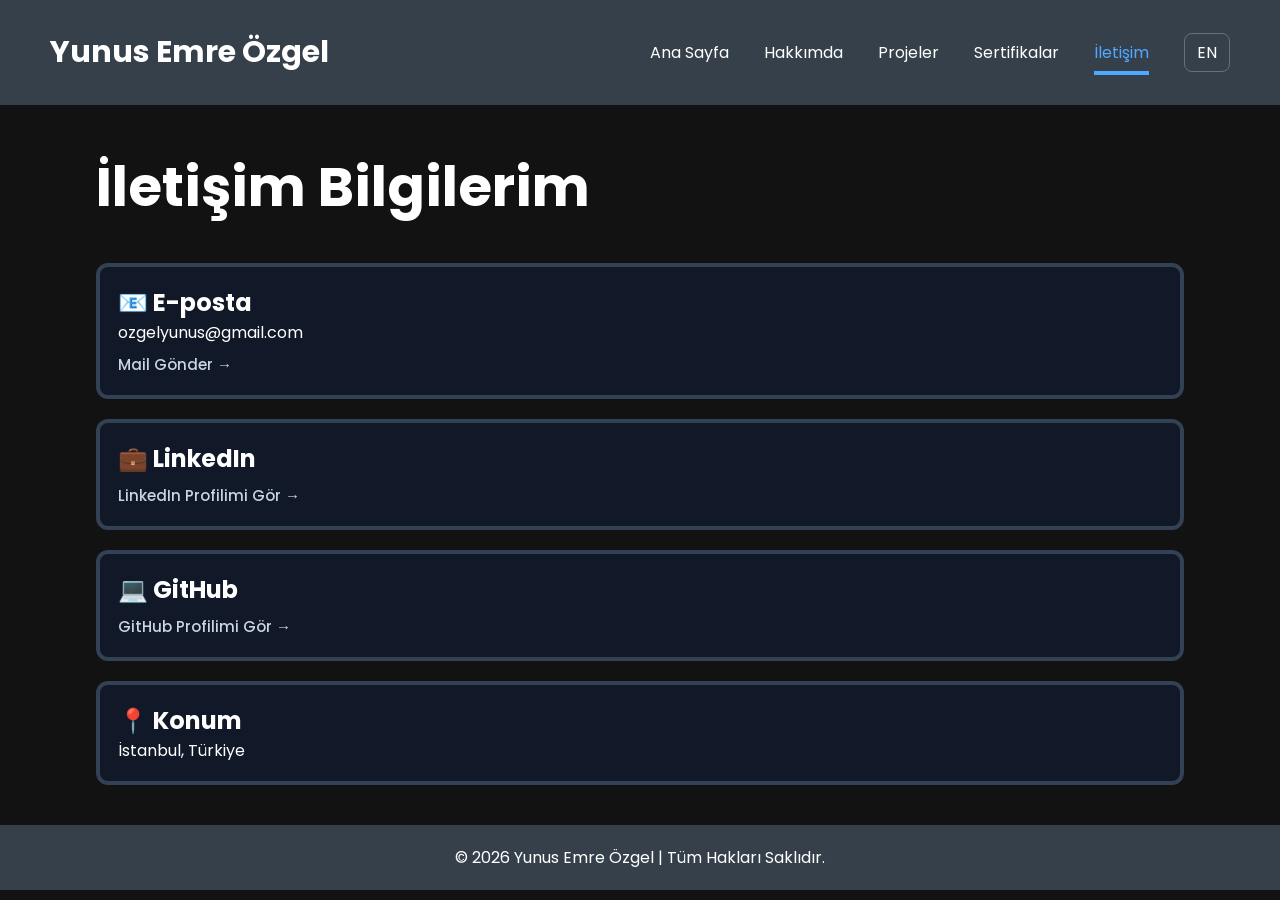
<file: Pages/Iletisim.html>
<!DOCTYPE html>
<html lang="tr">

<head>
    <!-- ================= META VE SAYFA BİLGİLERİ ================= -->
    <meta charset="UTF-8">
    <meta name="viewport" content="width=device-width, initial-scale=1.0">
    <meta name="description" content="Yunus Emre Özgel ile e-posta, LinkedIn ve GitHub üzerinden iletişime geçin. Endüstriyel otomasyon, robotik sistemler ve mühendislik projeleri için iletişim bilgileri.">
    <link rel="icon" type="image/png" href="../images/Favicon.png">
    <title>İletişim | Emre Özgel</title>

    <!-- ================= CSS DOSYASI ================= -->
    <link rel="stylesheet" href="../Assets/style.css">

</head>

<body>
    <!-- ================= JAVASCRIPT DOSYASI ================= -->
    <script src="../Assets/script.js"></script>
    
    <!-- ================= HEADER ================= -->

<header>
    <a href="../index.html" class="logo">Yunus Emre Özgel</a>
    <div class="menu-toggle" onclick="toggleMenu()">
        &#9776;
    </div>
    <nav id="navbar">
        <a href="../index.html">Ana Sayfa</a>
        <a href="Hakkimda.html">Hakkımda</a>
        <a href="Projeler.html">Projeler</a>
        <a href="Sertifikalar.html">Sertifikalar</a>
        <a href="Iletisim.html" class="active-page">İletişim</a>
        <div class="language-switch">
         <a href="../En_Pages/Contact.html" class="language-btn active">EN</a>
        </div>
    </nav>
</header>

    <!-- ================= İLETİŞİM BİLGİLERİ ================= -->

    <section class="IletisimPage">
    <h1>İletişim Bilgilerim</h1>

    <!-- ================= E-POSTA KARTI ================= -->
    <div class="contact-card">
    <h2>📧 E-posta</h2>
    <p>ozgelyunus@gmail.com</p>
    <a href="mailto:ozgelyunus@gmail.com?subject=Portfolyo%20%C3%9Czerinden%20%C4%B0leti%C5%9Fim" class="contact-link">Mail Gönder →</a>
    </div>

    <!-- ================= LINKEDIN KARTI ================= -->
    <div class="contact-card">
    <h2>💼 LinkedIn</h2>
     <a href="https://www.linkedin.com/in/yunusemre-ozgel/" target="_blank" class="contact-link">LinkedIn Profilimi Gör →</a>
    </div>

    <!-- ================= GITHUB KARTI ================= -->
    <div class="contact-card">
    <h2>💻 GitHub</h2>
    <a href="https://github.com/IamYunusEmreOzgel" target="_blank" class="contact-link">GitHub Profilimi Gör →</a>
    </div>

    <!-- ================= KONUM KARTI ================= -->
    <div class="contact-card">
    <h2>📍 Konum</h2>
    <p>İstanbul, Türkiye</p>
    </div>

    </section>
<!-- ================= FOOTER ================= -->
<footer>
    <div class="container">
        <p>
            © 2026 Yunus Emre Özgel | Tüm Hakları Saklıdır.
        </p>
    </div>
    
</footer>
</body>
</html>
</file>
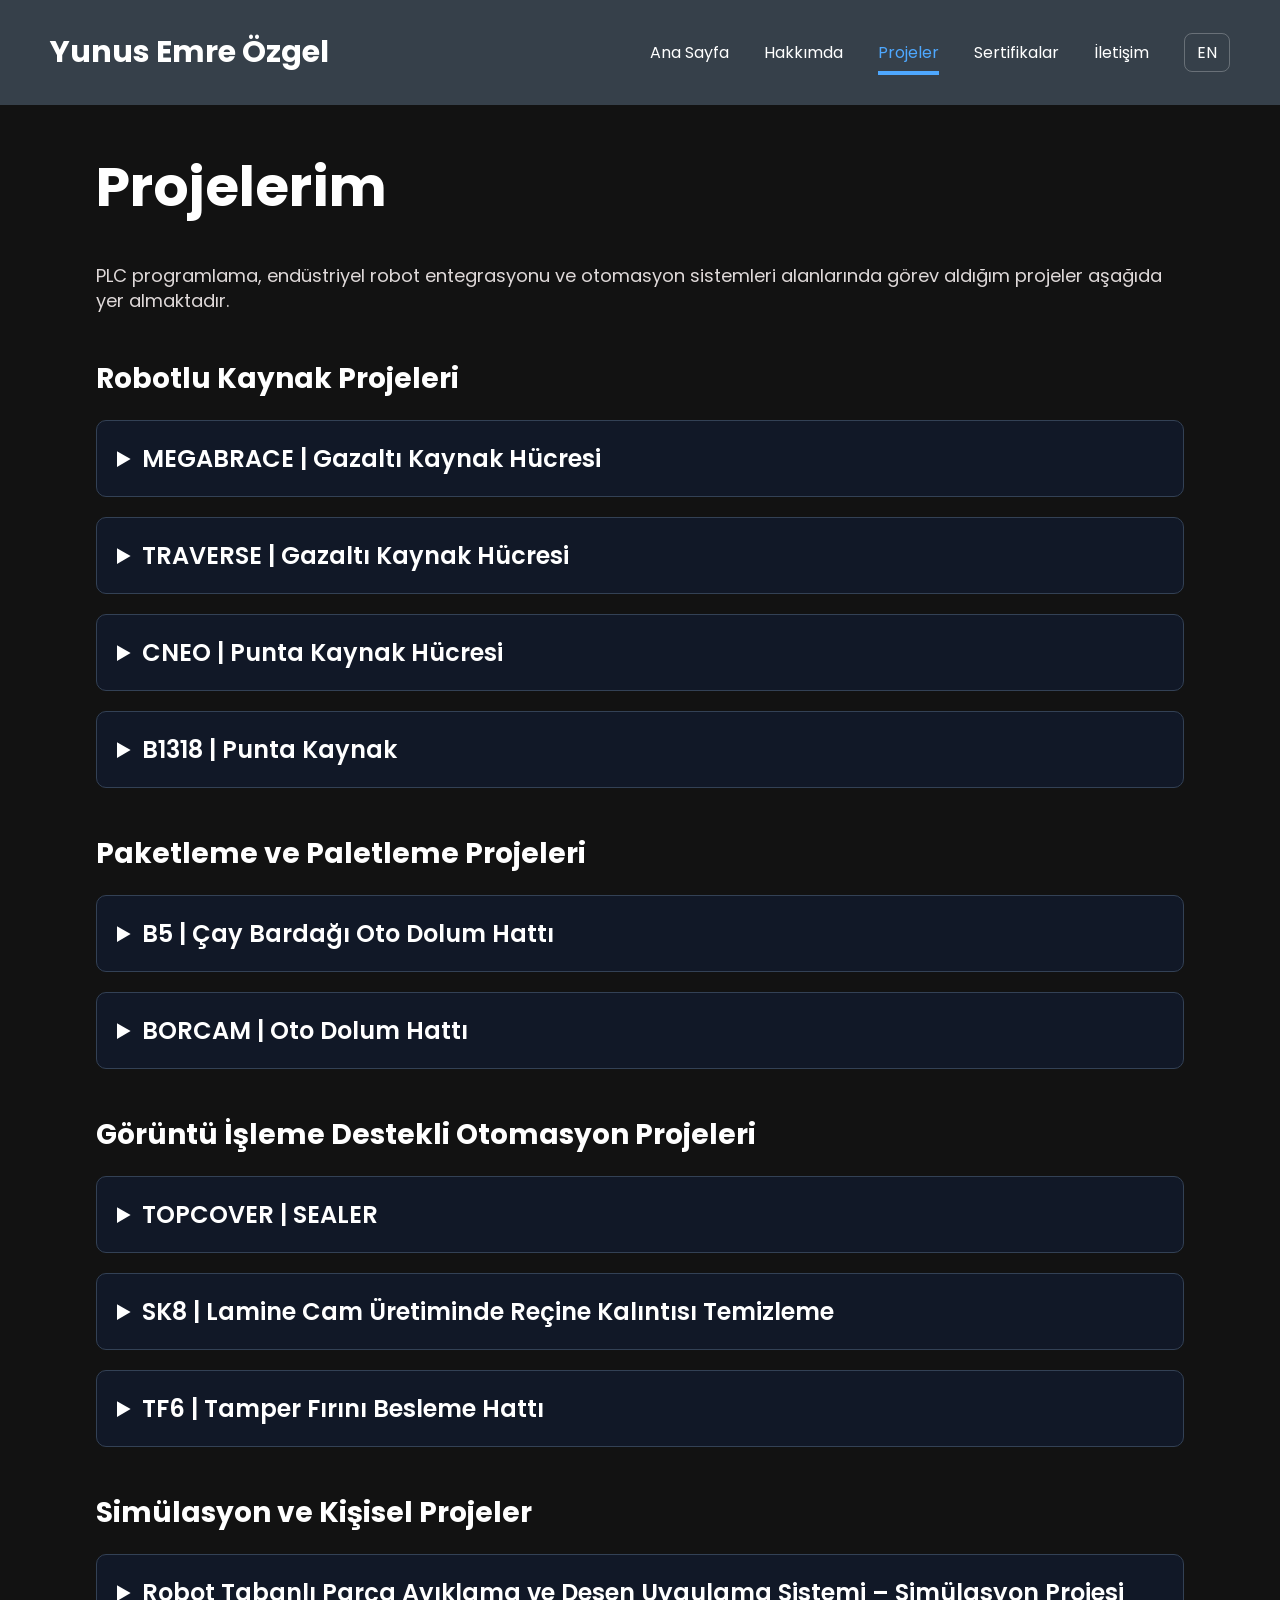
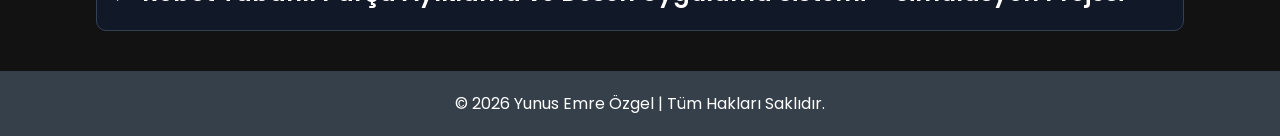
<file: Pages/Projeler.html>
<!DOCTYPE html>
<html lang="tr">

<head>
    <!-- ================= META VE SAYFA BİLGİLERİ ================= -->
    <meta charset="UTF-8">
    <meta name="viewport" content="width=device-width, initial-scale=1.0">
    <meta name="description" content="Yunus Emre Özgel tarafından görev alınan endüstriyel otomasyon, PLC programlama, robot entegrasyonu, kaynak hücresi, paketleme ve vision projeleri.">
    <title>Projeler | Yunus Emre Özgel</title>
    <link rel="icon" type="image/png" href="../images/Favicon.png">

    <!-- ================= CSS DOSYASI ================= -->
    <link rel="stylesheet" href="../Assets/style.css">
</head>

<body>
    <!-- ================= JAVASCRIPT DOSYASI ================= -->
    <script src="../Assets/script.js"></script>

    <!-- ================= HEADER ================= -->
    <header>
        <a href="../index.html" class="logo">Yunus Emre Özgel</a>
        <div class="menu-toggle" onclick="toggleMenu()">&#9776;</div>
        <nav id="navbar">
            <a href="../index.html">Ana Sayfa</a>
            <a href="Hakkimda.html">Hakkımda</a>
            <a href="Projeler.html" class="active-page">Projeler</a>
            <a href="Sertifikalar.html">Sertifikalar</a>
            <a href="Iletisim.html">İletişim</a>
            <div class="language-switch">
                <a href="../En_Pages/Projects.html" class="language-btn active">EN</a>
            </div>
        </nav>
    </header>

    <!-- ================= PROJELER ================= -->
    <section class="ProjelerPage">
        <h1>Projelerim</h1>

        <!-- ================= PROJE SAYFASI AÇIKLAMA METNİ ================= -->
        <p class="projects-text">
            PLC programlama, endüstriyel robot entegrasyonu ve otomasyon sistemleri alanlarında görev aldığım projeler aşağıda yer almaktadır.
        </p>

        <!-- ================= PROJE LİSTESİ ================= -->
        <section class="projects">

            <!-- ================= ROBOTLU KAYNAK PROJELERİ ================= -->
            <div class="project-category">
                <h2>Robotlu Kaynak Projeleri</h2>
            </div>

            <!-- ================= MEGABRACE PROJESİ ================= -->
            <details class="project">
                <summary>MEGABRACE | Gazaltı Kaynak Hücresi</summary>
                <p>H tipi pozisyoner üzerinde 3 fikstür bulunan ve toplam 3 Kuka robot ile çalışan çok robotlu gazaltı kaynak hücresi geliştirilmiştir. Hücrede farklı tiplerde 230 adet kaynak noktası bulunan parçaların kaynak operasyonları otomatik olarak gerçekleştirilmektedir. İki eksenli pozisyonerin hareketleri robot tarafından kontrol edilerek hücre içi eksen senkronizasyonu sağlanmış, robotlar arası çakışmayı önlemek amacıyla senkronizasyon algoritmaları oluşturulmuştur. Kaynak sıralamaları optimize edilerek toplam çevrim süresi 720 saniyeye düşürülmüş, Fronius TPS/i güç ünitesi kullanılarak PMC ve CMT kaynak modlarında kararlı ve tekrarlanabilir bir üretim yapısı elde edilmiştir.</p>
                <h2>Projedeki Görevlerim</h2>
                <div class="tech-list">
                    <span>Robot programlarının geliştirilmesi</span>
                    <span>H tipi pozisyoner hareket senaryolarının oluşturulması</span>
                    <span>Robotlar arası çakışmayı önleyen senkronizasyon algoritmalarının geliştirilmesi</span>
                    <span>Kaynak noktalarının sıralanarak çevrim süresinin optimize edilmesi</span>
                    <span>Sistem testleri, devreye alma ve proses optimizasyonunun gerçekleştirilmesi</span>
                </div>
            </details>

            <!-- ================= TRAVERSE PROJESİ ================= -->
            <details class="project">
                <summary>TRAVERSE | Gazaltı Kaynak Hücresi</summary>
                <p>İki fikstürlü ve 1 adet ABB robot ile çalışan tam otomatik gazaltı kaynak hücresi geliştirilmiştir. Sistemde toplam 32 kaynak noktası, Fronius TPS/i serisi güç ünitesi kullanılarak otomatik olarak uygulanmaktadır. Kaynak prosesinde weaving tekniği kullanılmış, ABB BullsEye sistemi ile TCP kalibrasyonu gerçekleştirilerek kaynak hassasiyeti artırılmıştır. Robot programları ve PLC yazılımı geliştirilmiş, HMI ekranları ile alarm yönetimi oluşturulmuş, kaynak parametreleri ve çevrim süresi optimize edilerek kararlı ve verimli bir üretim süreci sağlanmıştır.</p>
                <h2>Projedeki Görevlerim</h2>
                <div class="tech-list">
                    <span>ABB robot programlarının geliştirilmesi</span>
                    <span>Weaving uygulamalarının gerçekleştirilmesi</span>
                    <span>ABB BullsEye ile TCP kalibrasyonunun yapılması</span>
                    <span>HMI ekranları ve alarm yönetiminin oluşturulması</span>
                </div>
            </details>

            <!-- ================= CNEO PROJESİ ================= -->
            <details class="project">
                <summary>CNEO | Punta Kaynak Hücresi</summary>
                <p>İki farklı hücreden oluşan tam otomatik punta kaynak sistemi, 7 fikstür ve 2 adet ABB robot kullanılarak geliştirilmiştir. Robotlar, AROGUN ile kaynak işlemlerini gerçekleştirirken kaynak kontrolü WTC Timer üzerinden sağlanmaktadır. Hücrelerde toplam 80'in üzerinde kaynak noktası bulunmakta olup hücre içi güvenlik altyapısı ışık bariyerleri ile PLC ve robot arasında kurulan güvenli bölge haberleşmesi kullanılarak oluşturulmuştur. PLC yazılımı ve safety konfigürasyonu hazırlanmış, kaynak parametreleri optimize edilerek prosesin kararlı ve güvenilir şekilde çalışması sağlanmıştır.</p>
                <h2>Projedeki Görevlerim</h2>
                <div class="tech-list">
                    <span>Safety konfigürasyonunun oluşturulması</span>
                    <span>ABB robot programlarının hazırlanması</span>
                    <span>Fikstür çalışma senaryolarının geliştirilmesi</span>
                    <span>WTC Weld Timer entegrasyonunun gerçekleştirilmesi</span>
                    <span>Sistem testleri ve proses optimizasyonunun gerçekleştirilmesi</span>
                </div>
            </details>

            <!-- ================= B1318 PROJESİ ================= -->
            <details class="project">
                <summary>B1318 | Punta Kaynak</summary>
                <p>Tek fikstürlü ve bir adet ABB robot içeren tam otomatik punta kaynak hücresi geliştirilmiştir. Sistemde toplam 11 kaynak noktası, ARO Gun kullanılarak otomatik olarak uygulanmaktadır. Kaynak kontrolü Bosch Timer ile sağlanmış olup, robot ve fikstür senaryoları üretim akışına uygun şekilde tasarlanmıştır. HMI üzerinden alarm yönetimi ve üretim takip ekranları geliştirilmiştir.</p>
                <h2>Projedeki Görevlerim</h2>
                <div class="tech-list">
                    <span>ABB robot programlarının geliştirilmesi</span>
                    <span>Fikstür çalışma senaryolarının oluşturulması</span>
                    <span>Bosch Timer ile kaynak kontrol entegrasyonunun sağlanması</span>
                    <span>Parça sayacı ve çevrim takibi ekranlarının tasarlanması</span>
                    <span>Çevrim süresinin optimize edilmesi ve sistem testlerinin gerçekleştirilmesi</span>
                </div>
            </details>

            <!-- ================= PAKETLEME VE PALETLEME PROJELERİ ================= -->
            <div class="project-category">
                <h2>Paketleme ve Paletleme Projeleri</h2>
            </div>

            <!-- ================= B5 PROJESİ ================= -->
            <details class="project">
                <summary>B5 | Çay Bardağı Oto Dolum Hattı</summary>
                <p>Çay bardağı üretim hattı çıkışına entegre edilen tam otomatik robotlu paketleme ve kolileme sistemi geliştirilmiştir. Sistem; pencere kutu, pasta kutu ve hediyelik kutu olmak üzere üç farklı paketleme tipini desteklemekte olup ürünleri otomatik olarak yönlendirmekte, kutuları oluşturarak güvenli şekilde paketlemektedir. Paketleme işleminin ardından ürünler otomatik olarak sevkiyat kolilerine aktarılmaktadır.</p>
                <h2>Projedeki Görevlerim</h2>
                <div class="tech-list">
                    <span>PLC kontrol algoritmalarının geliştirilmesi</span>
                    <span>Robot hareket senaryolarının oluşturulması</span>
                    <span>Reçete tabanlı paketleme yönetiminin tasarlanması</span>
                    <span>Konveyör ve robot senkronizasyonunun sağlanması</span>
                    <span>Ürün birikmesini önleyen buffer sisteminin geliştirilmesi</span>
                </div>
            </details>

            <!-- ================= BORCAM PROJESİ ================= -->
            <details class="project">
                <summary>BORCAM | Oto Dolum Hattı</summary>
                <p>Fırın çıkışından gelen farklı ebat, yükseklik ve çaplardaki Borcam ürünlerinin güvenli ve verimli şekilde paketlenmesi amacıyla iki hücreden oluşan tam otomatik paketleme ve paletleme sistemi geliştirilmiştir. Sistem, farklı ürün ölçülerine uyum sağlayacak şekilde reçete tabanlı olarak tasarlanmış olup, ürünler servo kontrollü taşıma ve asansör mekanizması ile ara separatör kâğıt kullanılarak istenilen kat sayısında istiflenmektedir. İstiflenen ürünler robot destekli kutulama istasyonunda otomatik olarak kolilere yerleştirilmekte, bantlama işleminin ardından ikinci hücrede robot tarafından önceden tanımlanmış palet dizilim planına göre paletlenmektedir.</p>
                <h2>Projedeki Görevlerim</h2>
                <div class="tech-list">
                    <span>Robot programlarının hazırlanması</span>
                    <span>Reçete tabanlı ürün yönetiminin tasarlanması</span>
                    <span>Ürün istifleme ve separatör kâğıt kontrol senaryolarının oluşturulması</span>
                    <span>Ürün akışını dengeleyen kontrol algoritmalarının uygulanması</span>
                    <span>Sistem devreye alma, test ve optimizasyon çalışmalarının gerçekleştirilmesi</span>
                </div>
            </details>

            <!-- ================= GÖRÜNTÜ İŞLEME DESTEKLİ OTOMASYON PROJELERİ ================= -->
            <div class="project-category">
                <h2>Görüntü İşleme Destekli Otomasyon Projeleri</h2>
            </div>

            <!-- ================= TOPCOVER PROJESİ ================= -->
            <details class="project">
                <summary>TOPCOVER | SEALER</summary>
                <p>İki farklı araç modeline ait akü haznesi üst kapakları için çift hücreli tam otomatik sealer uygulama ve inline kalite kontrol sistemi geliştirilmiştir. Her hücrede 4 robot ve 2 özel tasarım fikstür bulunan sistemde, robotlardan biri parça transferini gerçekleştirirken diğeri kamera kontrollü hassas silikon uygulamasını eş zamanlı olarak yürütmektedir. Bu paralel çalışma mimarisi sayesinde robot bekleme süreleri ortadan kaldırılarak çevrim süresi optimize edilmiş ve kesintisiz üretim sağlanmıştır. Silikon uygulamasının ardından parçalar, kamera tabanlı ölçüm istasyonunda kalınlık, genişlik ve derinlik parametreleri açısından %100 kontrol edilmekte, elde edilen ölçüm verileri Siemens PLC üzerinde işlenerek tarih ve saat bilgisi ile otomatik raporlanmakta ve Word formatında arşivlenmektedir.</p>
                <h2>Projedeki Görevlerim</h2>
                <div class="tech-list">
                    <span>Robot entegrasyonlarının gerçekleştirilmesi</span>
                    <span>Robotlar arası paralel çalışma ve senkronizasyon algoritmalarının geliştirilmesi</span>
                    <span>Çevrim süresi optimizasyonu ve üretim performansının iyileştirilmesi</span>
                </div>
            </details>

            <!-- ================= SK8 PROJESİ ================= -->
            <details class="project">
                <summary>SK8 | Lamine Cam Üretiminde Reçine Kalıntısı Temizleme</summary>
                <p>Lamine cam üretim sürecinde cam yüzeyinde kalan reçine kalıntılarının giderilmesi amacıyla tam otomatik robotik temizleme hücresi geliştirilmiştir. Sistem; cam besleme robotu, braket varlık kontrolünü gerçekleştiren kamera sistemi, optik kusurları tespit eden ISRA Vision altyapısı ve cam yüzeyindeki kalıntıları temizleyen iki adet trim robotundan oluşmaktadır. Vision sistemi ile tespit edilen optik kusurlar doğrultusunda robot yörüngeleri dinamik olarak oluşturulmakta, braket varlık kontrolü sayesinde hatalı parçaların üretim hattına devam etmesi engellenmektedir. Robot programları geliştirilmiş, trim uygulamalarına ait yörüngeler optimize edilerek yüzey temizleme kalitesi ve proses kararlılığı artırılmıştır.</p>
                <h2>Projedeki Görevlerim</h2>
                <div class="tech-list">
                    <span>Robot programlarının geliştirilmesi</span>
                    <span>Braket varlık kamerasının optimizasyon çalışmalarının yapılması</span>
                    <span>Trim robotlarının çalışma senaryolarının geliştirilmesi</span>
                    <span>Robot yörüngeleri ve proses parametrelerinin optimize edilmesi</span>
                    <span>Sistem testleri, devreye alma ve çevrim süresi optimizasyonunun gerçekleştirilmesi</span>
                </div>
            </details>

            <!-- ================= TF6 PROJESİ ================= -->
            <details class="project">
                <summary>TF6 | Tamper Fırını Besleme Hattı</summary>
                <p>Temper fırınına farklı modellerde paletlenmiş cam panellerin otomatik olarak beslenmesi amacıyla 3 adet KUKA robot ile çalışan tam otomatik yükleme sistemi geliştirilmiştir. Ürün üzerindeki logo kontrolü vision sistemi ile gerçekleştirilmiş, kartezyen servo kontrollü tabla kullanılarak açı ve pozisyon düzeltmeleri uygulanmıştır. Kamera verileri doğrultusunda robotların alma ve bırakma noktaları dinamik olarak hesaplanmış, çoklu robot koordinasyonu ile servo–robot senkronizasyonu sağlanarak sistemin güvenli ve verimli çalışması sağlanmıştır. Çevrim süresi iyileştirme çalışmaları ile üretim performansı optimize edilmiştir.</p>
                <h2>Projedeki Görevlerim</h2>
                <div class="tech-list">
                    <span>KUKA robot programlarının geliştirilmesi</span>
                    <span>Kamera verilerine göre dinamik pozisyon hesaplamalarının uygulanması</span>
                    <span>Çoklu robot koordinasyon algoritmalarının oluşturulması</span>
                    <span>Çevrim süresi optimizasyonu ve sistem performansının iyileştirilmesi</span>
                    <span>Sistem testleri, devreye alma ve çevrim süresi optimizasyonunun gerçekleştirilmesi</span>
                </div>
            </details>

            <!-- ================= SİMÜLASYON VE KİŞİSEL PROJELER ================= -->
            <div class="project-category">
                <h2>Simülasyon ve Kişisel Projeler</h2>
            </div>

            <!-- ================= ROBOT TABANLI SİMÜLASYON PROJESİ ================= -->
            <details class="project">
                <summary>Robot Tabanlı Parça Ayıklama ve Desen Uygulama Sistemi – Simülasyon Projesi</summary>
                <p>Konveyör hattına gelen parçaların ölçü kontrolü gerçekleştirilerek uygun tolerans aralığında bulunan ürünler üzerine Mitsubishi Electric robot tarafından otomatik desen uygulaması yapılmaktadır. Tolerans dışındaki parçalar ise robot ve konveyör senaryosu kapsamında otomatik olarak hurda haznesine yönlendirilmektedir. Sistem, konveyör tracking yapısı sayesinde hareketli ürün üzerinde senkronize çalışacak şekilde tasarlanmış olup, hurda haznesinde 10 parça birikmesi durumunda çevrimi durduran ve operatör müdahalesi sonrasında üretimi güvenli şekilde yeniden başlatan kontrol algoritması geliştirilmiştir. Robot programları MELFA BASIC dili ile hazırlanmış, robot–konveyör haberleşmesi ve I/O entegrasyonları tamamlanmış, sistem simülasyonu RT ToolBox3 üzerinde doğrulanmıştır. Toplam çevrim süresi 21 saniye olarak optimize edilmiştir.</p>
                <h2>Projedeki Görevlerim</h2>
                <div class="tech-list">
                    <span>MELFA BASIC robot programlarının hazırlanması</span>
                    <span>Konveyör tracking senaryosunun oluşturulması</span>
                    <span>Ölçü kontrol ve hurda ayırma algoritmasının geliştirilmesi</span>
                    <span>RT ToolBox3 üzerinde simülasyon doğrulamasının yapılması</span>
                </div>
            </details>
        </section>
    </section>

    <!-- ================= FOOTER ================= -->
    <footer>
        <div class="container">
            <p>© 2026 Yunus Emre Özgel | Tüm Hakları Saklıdır.</p>
        </div>
    </footer>
</body>
</html>
</file>
<file: Assets/style.css>
@import url('https://fonts.googleapis.com/css2?family=Poppins:wght@300;400;500;600;700;800&display=swap');

/* Tüm HTML elemanlarında varsayılan boşlukları sıfırlar ve kutu modelini daha kontrollü hale getirir. */
*{
    margin:0;
    padding:0;
    box-sizing:border-box;
}

/* Sayfa içi bağlantılarda kaydırma hareketini yumuşatır. */
html{
    scroll-behavior:smooth;
}

/* Sitenin genel arka planını, yazı rengini ve font ailesini belirler. */
body{
    background:#121212;
    color:#ffffff;
    font-family:'Poppins', sans-serif;
    overflow-x:hidden;
}

/* Linklerin varsayılan alt çizgisini kaldırır ve rengini bulunduğu yerden almasını sağlar. */
a{
    text-decoration:none;
    color:inherit;
}

/* Mouse hareketini takip eden ışık efektinin görünümünü belirler. */
#cursor-light{
    position:fixed;
    width:200px;
    height:200px;
    border-radius:50%;
    background:radial-gradient(circle, rgba(228,225,222,.35) 75%, rgba(220,225,229,.15) 75%, transparent 10%);
    transform:translate(-30%,-30%);
    pointer-events:none;
    filter:blur(65px);
    z-index:9999;
}

/* Üst menü alanının genel yerleşimini ve sabit kalma davranışını ayarlar. */
header{
    display:flex;
    justify-content:space-between;
    align-items:center;
    padding:30px 50px;
    background:#36404a;
    position:sticky;
    top:0;
    z-index:1000;
}

/* Sol üstteki logo / isim bağlantısının görünümünü belirler. */
.logo{
    color:#ffffff;
    font-size:30px;
    font-weight:700;
}

/* Mobil görünümde kullanılacak menü ikonunun başlangıç görünümünü ayarlar. */
.menu-toggle{
    display:none;
    font-size:32px;
    color:#ffffff;
    cursor:pointer;
}

/* Navigasyon linklerini yatay hizalar. */
nav{
    display:flex;
    align-items:center;
    gap:35px;
}

/* Menü linklerinin alt çizgi efektinin doğru konumlanmasını sağlar. */
nav a{
    position:relative;
}

/* Menü linki hover durumunda veya aktif sayfadaysa mavi renge döner. */
nav a:hover,
nav a.active-page{
    color:#4ea8ff;
}

/* Menü linklerinin altında animasyonlu çizgi oluşturur. */
nav a::after{
    content:"";
    position:absolute;
    left:0;
    bottom:-10px;
    width:0;
    height:4px;
    background:#4ea8ff;
    transition:1s;
}

/* Hover veya aktif sayfa durumunda alt çizgiyi tam genişliğe çıkarır. */
nav a:hover::after,
nav a.active-page::after{
    width:100%;
}

/* Dil değiştirme butonlarının hizasını ayarlar. */
.language-switch{
    display:flex;
    align-items:center;
}

/* Dil butonunun kenarlık ve boşluk yapısını belirler. */
.language-btn{
    padding:6px 12px;
    border:1px solid rgba(255,255,255,.25);
    border-radius:8px;
}

/* Ana sayfa hero bölümünün genel yerleşimini ayarlar. */
.hero{
    width:88%;
    margin:0 auto;
    min-height:calc(100vh - 118px);
    display:flex;
    justify-content:center;
    align-items:center;
    gap:65px;
    padding:25px 0 45px;
}

/* Hero bölümündeki metin alanının genişliğini sınırlar. */
.hero-left{
    flex:1;
    max-width:750px;
}

/* Hero bölümündeki ana başlık stilini belirler. */
.hero-left h1{
    margin-top:0;
    margin-bottom:18px;
    font-size:31px;
    line-height:1.2;
    color:#ffffff;
}

/* Hero bölümündeki ikinci başlık / meslek açıklamasını biçimlendirir. */
.hero-left h2{
    max-width:730px;
    margin-bottom:20px;
    font-size:25px;
    line-height:1.45;
    color:#b39b9b;
}

/* Hero bölümündeki açıklama metinlerini biçimlendirir. */
.hero-left p,
.hero-left .description{
    margin-bottom:16px;
    font-size:21px;
    line-height:1.45;
    color:#ffffff;
}

/* Hero bölümündeki butonları yan yana dizer. */
.button-group{
    display:flex;
    gap:17px;
    margin-top:30px;
    flex-wrap:wrap;
}

/* Ana sayfadaki yönlendirme butonlarının temel tasarımını belirler. */
.hero-button{
    display:inline-flex;
    justify-content:center;
    align-items:center;
    min-width:165px;
    padding:13px 28px;
    border-radius:12px;
    background:#4ea8ff;
    color:#ffffff;
    font-size:16px;
    font-weight:600;
    transition:.3s ease;
    border:2px solid transparent;
}

/* Buton üzerine gelindiğinde şeffaf ve kenarlıklı görünüm sağlar. */
.hero-button:hover{
    background:transparent;
    border-color:#4ea8ff;
    color:#4ea8ff;
    transform:translateY(-3px);
}

/* Profil fotoğrafı alanını hizalar. */
.hero-image{
    width:38%;
    display:flex;
    justify-content:center;
}

/* Profil fotoğrafının boyutunu, çerçevesini ve geçiş efektini ayarlar. */
.hero-image img{
    width:340px;
    height:340px;
    border-radius:25%;
    object-fit:cover;
    border:5px solid #ebebeb;
    transition:3s;
}

/* Profil fotoğrafına hover büyüme efekti verir. */
.hero-image img:hover{
    transform:scale(1.12);
}

/* Genel bölüm boşluklarını belirler. */
.section{
    padding:120px 8%;
}

/* Bölüm başlıklarının genel görünümünü ayarlar. */
.section h2{
    text-align:center;
    font-size:60px;
    margin-bottom:30px;
    color:#ffffff;
}

/* İçerik genişliğini merkezi ve kontrollü hale getirir. */
.container{
    width:100%;
    max-width:1200px;
    margin:0 auto;
}

/* Ana sayfadaki "Ben Kimim" ve "Teknolojiler" bölümlerinin boşluklarını ayarlar. */
.BenKimim,
.technologies{
    padding:80px 20px;
}

/* Bu bölümlerdeki başlıkları ortalar. */
.BenKimim h2,
.technologies h2{
    text-align:center;
    font-size:2.2rem;
    margin-bottom:50px;
}

/* Ben Kimim kartlarını iki sütunlu grid yapısına yerleştirir. */
.BenKimim-container{
    display:grid;
    grid-template-columns:repeat(2,1fr);
    gap:30px;
}

/* Teknik yetkinlik kartlarını üç sütunlu grid yapısına yerleştirir. */
.technologies-container{
    display:grid;
    grid-template-columns:repeat(3,1fr);
    gap:30px;
}

/* Ana sayfa kartlarının ortak görsel tasarımını belirler. */
.BenKimim-card,
.technologies-card{
    background:#2d3545;
    border:1px solid rgba(255,255,255,.08);
    border-radius:18px;
    padding:35px 30px;
    transition:.3s ease;
}

/* Kartlara hover sırasında yükselme ve vurgu efekti verir. */
.BenKimim-card:hover,
.technologies-card:hover{
    transform:translateY(-8px);
    border-color:#4ea8ff;
    box-shadow:0 15px 35px rgba(78,168,255,.15);
}

/* Ben Kimim kart başlıklarını biçimlendirir. */
.BenKimim-card h3{
    text-align:center;
    font-size:30px;
    margin-bottom:20px;
    color:#ffffff;
}

/* Ben Kimim kart açıklamalarını biçimlendirir. */
.BenKimim-card p{
    text-align:center;
    color:#c3adad;
    line-height:20px;
    font-size:20px;
}

/* Teknik yetkinlik kart başlıklarını biçimlendirir. */
.technologies-card h3{
    font-size:1.4rem;
    margin-bottom:20px;
    color:#ffffff;
}

/* Teknik yetkinlik kart açıklamalarını biçimlendirir. */
.technologies-card p{
    color:#d5d5d5;
    line-height:1.8;
    font-size:1rem;
}

/* Alıntı bölümünü ortalar. */
.quote{
    text-align:center;
}

/* Alıntı metninin genişlik, boyut ve italik stilini belirler. */
.quote blockquote{
    max-width:850px;
    margin:auto;
    font-size:32px;
    line-height:1.8;
    color:#d9d9d9;
    font-style:italic;
}

/* Ana sayfadaki iletişim alanını ortalar. */
.contact{
    text-align:center;
}

/* İletişim açıklama metnini sınırlar ve boşluk verir. */
.contact p{
    max-width:650px;
    margin:auto;
    margin-bottom:50px;
    line-height:1.8;
}

/* İletişim butonunun görünümünü belirler. */
.contact .btn{
    display:inline-block;
    padding:25px 40px;
    border-radius:50px;
    background:#4da3ff;
    color:#ffffff;
    transition:.8s;
}

/* İletişim butonuna hover efekti verir. */
.contact .btn:hover{
    transform:translateY(-8px);
    background:#dde0e3;
    color:#121212;
}

/* Sayfa alt bilgisinin görünümünü belirler. */
footer{
    width:100%;
    padding:20px 0;
    text-align:center;
    background:#36404a;
    color:#ffffff;
}

/* Alt sayfaların genel içerik genişliğini ayarlar. */
.Hakkimdapage,
.ProjelerPage,
.SertifikalarPage,
.IletisimPage{
    width:85%;
    margin:40px auto;
}

/* Alt sayfalardaki ana başlıkları biçimlendirir. */
.Hakkimdapage h1,
.ProjelerPage h1,
.SertifikalarPage h1,
.IletisimPage h1{
    font-size:55px;
    color:#ffffff;
    margin-bottom:35px;
}

/* Hakkımda sayfasındaki alt başlıkları biçimlendirir. */
.Hakkimdapage h2{
    font-size:25px;
    color:#ffffff;
    margin-top:25px;
    margin-bottom:25px;
}

/* Hakkımda sayfasındaki paragrafların okunabilirliğini artırır. */
.Hakkimdapage p{
    font-size:18px;
    line-height:1.8;
    margin-bottom:25px;
    color:#dfd9d9;
}

/* Projeler sayfasındaki açıklama paragraflarını biçimlendirir. */
.ProjelerPage p{
    font-size:18px;
    line-height:25px;
    margin-bottom:25px;
    color:#dfd9d9;
}

/* Hakkımda sayfasındaki vurgulu metinleri belirginleştirir. */
.Hakkimdapage strong{
    font-size:20px;
    font-weight:bold;
    line-height:25px;
    color:#ffffff;
}

/* Hakkımda sayfasındaki yaklaşım kartlarını iki sütunlu grid yapısına yerleştirir. */
.approach-grid{
    display:grid;
    grid-template-columns:repeat(2,1fr);
    gap:20px;
    margin:30px 0;
}

/* Yaklaşım kartlarının temel tasarımını belirler. */
.approach-card{
    background:#111827;
    border:1px solid #334155;
    border-left:4px solid #4ea8ff;
    border-radius:12px;
    padding:24px;
}

/* Yaklaşım kart başlıklarının boşluklarını düzenler. */
.approach-card h2{
    margin-top:0;
    margin-bottom:15px;
}

/* Yaklaşım kart paragraflarında gereksiz alt boşluğu kaldırır. */
.approach-card p{
    margin-bottom:0;
}

/* Teknik beceri kartlarını iki sütunlu grid yapısına yerleştirir. */
.skills{
    display:grid;
    grid-template-columns:repeat(2,1fr);
    gap:20px;
    margin:30px 0;
}

/* Teknik beceri kartlarının temel tasarımını belirler. */
.skill-card{
    background:#2a2f3d;
    border:1px solid #334155;
    border-radius:10px;
    padding:25px;
}

/* Teknik beceri kart başlıklarını biçimlendirir. */
.skill-card h3{
    color:#ffffff;
    margin-bottom:15px;
}

/* Teknik beceri kart paragraflarını biçimlendirir. */
.skill-card p{
    font-size:16px;
    line-height:1.6;
    margin-bottom:0;
}

/* Proje kategori başlıklarını kart yapısı olmadan sade şekilde ayarlar. */
.project-category{
    margin:45px 0 20px;
    padding:0;
}

/* Proje kategori başlıklarının düz beyaz ve daha büyük görünmesini sağlar. */
.ProjelerPage .project-category h2{
    margin:0;
    padding:0;
    color:#ffffff;
    font-size:28px;
    font-weight:700;
}

/* Her bir proje detay kutusunun temel görünümünü belirler. */
.project{
    border:1px solid #334155;
    border-radius:10px;
    margin-bottom:20px;
    background:#111827;
    overflow:hidden;
}

/* Açılır kapanır proje başlığını biçimlendirir. */
.project summary{
    padding:20px;
    cursor:pointer;
    font-size:24px;
    font-weight:600;
    color:#ffffff;
}

/* Proje içeriğindeki metin ve liste alanlarına iç boşluk verir. */
.project p,
.project h2,
.project h3,
.project .tech-list{
    padding:0 20px 15px;
}

/* Açılan proje kutusunun kenarlığını vurgular. */
.project[open]{
    border-color:#ffffff;
}

/* Projeler sayfasındaki ikinci seviye başlıkları daha okunaklı hale getirir. */
.ProjelerPage h2{
    font-size:23px;
    color:#ffffff;
    font-weight:600;
    margin-bottom:10px;
}

/* Proje görev listelerini dikey şekilde sıralar. */
.tech-list{
    display:flex;
    flex-direction:column;
    font-size:15px;
    gap:8px;
}

/* Görev listesi maddelerinin başına onay işareti ekler. */
.tech-list span::before{
    content:"✔ ";
    color:#00bfff;
    font-weight:bold;
}

/* Sertifikalar tablosunun genişliğini ve genel hizasını ayarlar. */
table{
    width:100%;
    border-collapse:collapse;
    margin-top:20px;
}

/* Tablo hücrelerinin kenarlık ve iç boşluklarını belirler. */
th,td{
    border:2px solid #ffffff;
    padding:12px;
    text-align:left;
}

/* Tablo başlık satırının arka plan ve yazı rengini belirler. */
th{
    background:#24344e;
    color:#eaf1f4;
}

/* Tablo veri hücrelerinin arka plan ve yazı rengini belirler. */
td{
    background:#0a1120;
    color:#eaf1f4;
}

/* Sertifika görseli açıldığında kullanılan modal alanını hazırlar. */
.image-modal{
    display:none;
    position:fixed;
    top:0;
    left:0;
    width:100%;
    height:100%;
    background:rgba(0,0,0,.85);
    justify-content:center;
    align-items:center;
    z-index:9999;
}

/* Modal içindeki görselin boyutunu ve çerçevesini belirler. */
.image-modal img{
    max-width:90%;
    max-height:90%;
    border-radius:10px;
    border:3px solid #ffffff;
}

/* Modal alanında tıklanabilirlik hissi oluşturur. */
.image-modal:hover{
    cursor:pointer;
}

/* İletişim sayfasındaki bilgi kartlarının temel görünümünü belirler. */
.contact-card{
    background:#111827;
    border:4px solid #334155;
    border-radius:12px;
    padding:18px;
    margin-bottom:20px;
    transition:.3s;
}

/* İletişim kartlarına hover sırasında gölge efekti verir. */
.contact-card:hover{
    box-shadow:0 0 20px #c6c7c8;
}

/* İletişim bağlantılarının sade görünümünü belirler. */
.contact-link{
    display:inline-block;
    margin-top:8px;
    padding:0;
    border:none;
    border-radius:0;
    background:transparent;
    color:#cbd5e1;
    font-size:15px;
    font-weight:500;
    transition:.3s ease;
}

/* İletişim bağlantılarına hover sırasında renk ve hareket efekti verir. */
.contact-link:hover{
    color:#4ea8ff;
    transform:translateX(4px);
}

/* 1200px altındaki ekranlarda hero bölümünü daha kompakt hale getirir. */
@media screen and (max-width:1200px){
    .hero{
        width:92%;
        gap:45px;
    }

    .hero-left h1{
        font-size:28px;
    }

    .hero-left h2{
        font-size:23px;
    }

    .hero-left p,
    .hero-left .description{
        font-size:19px;
    }

    .hero-image img{
        width:320px;
        height:320px;
    }
}

/* 768px altındaki ekranlarda mobil uyumlu görünümü aktif eder. */
@media screen and (max-width:768px){
    header{
        padding:15px 20px;
    }

    .logo{
        font-size:24px;
    }

    .menu-toggle{
        display:block;
        font-size:30px;
        user-select:none;
    }

    nav{
        display:none;
        position:absolute;
        top:100%;
        left:0;
        width:100%;
        background:#36404a;
        flex-direction:column;
        align-items:center;
        padding:20px 0;
        gap:20px;
        box-shadow:0 10px 20px rgba(0,0,0,.3);
    }

    nav.active{
        display:flex;
    }

    nav a{
        margin:0;
        font-size:18px;
    }

    .hero{
        width:100%;
        min-height:calc(100vh - 70px);
        flex-direction:column-reverse;
        text-align:center;
        padding:35px 20px 45px;
        gap:20px;
    }

    .hero-left{
        width:100%;
    }

    .hero-left h1{
        margin-top:0;
        font-size:27px;
    }

    .hero-left h2{
        font-size:20px;
    }

    .hero-left p,
    .hero-left .description{
        font-size:17px;
    }

    .button-group{
        justify-content:center;
        margin-top:26px;
    }

    .hero-image{
        width:100%;
        margin-bottom:10px;
    }

    .hero-image img{
        width:225px;
        height:225px;
    }

    .section{
        padding:60px 20px;
    }

    .section h2,
    .BenKimim h2,
    .technologies h2{
        font-size:1.8rem;
        margin-bottom:35px;
    }

    .BenKimim-container,
    .technologies-container,
    .skills,
    .approach-grid{
        width:100%;
        display:grid;
        grid-template-columns:1fr;
        justify-items:center;
        place-items:center;
        margin-left:auto;
        margin-right:auto;
    }

    .BenKimim-card,
    .technologies-card,
    .skill-card,
    .approach-card{
        width:100%;
        max-width:400px;
        justify-self:center;
        margin-left:auto;
        margin-right:auto;
        padding:25px;
    }

    .project-category{
        width:100%;
        max-width:none;
        margin:38px 0 18px;
    }

    .ProjelerPage .project-category h2{
        text-align:left;
        font-size:24px;
    }

    .project summary{
        font-size:21px;
    }

    .technologies-card h3{
        font-size:1.2rem;
    }

    .Hakkimdapage,
    .ProjelerPage,
    .SertifikalarPage,
    .IletisimPage{
        width:100%;
        padding-left:20px;
        padding-right:20px;
        margin-left:auto;
        margin-right:auto;
    }

    .Hakkimdapage h1,
    .Hakkimdapage h2,
    .ProjelerPage h1,
    .SertifikalarPage h1,
    .IletisimPage h1{
        text-align:center;
    }

    table,
    tbody,
    tr,
    td{
        display:block;
        width:100%;
    }

    table{
        border-collapse:separate;
        border-spacing:0;
        white-space:normal;
    }

    table tr:first-child{
        display:none;
    }

    table tr{
        margin-bottom:18px;
        border:1px solid #334155;
        border-radius:12px;
        overflow:hidden;
        background:#0a1120;
    }

    table td{
        display:flex;
        justify-content:space-between;
        align-items:center;
        gap:18px;
        border:none;
        border-bottom:1px solid #334155;
        padding:14px 16px;
        text-align:right;
        white-space:normal;
    }

    table td:last-child{
        border-bottom:none;
    }

    table td::before{
        content:attr(data-label);
        flex:0 0 42%;
        text-align:left;
        color:#4ea8ff;
        font-weight:600;
    }

    table td button{
        max-width:170px;
    }

    footer{
        text-align:center;
        padding:20px;
    }
}
</file>
